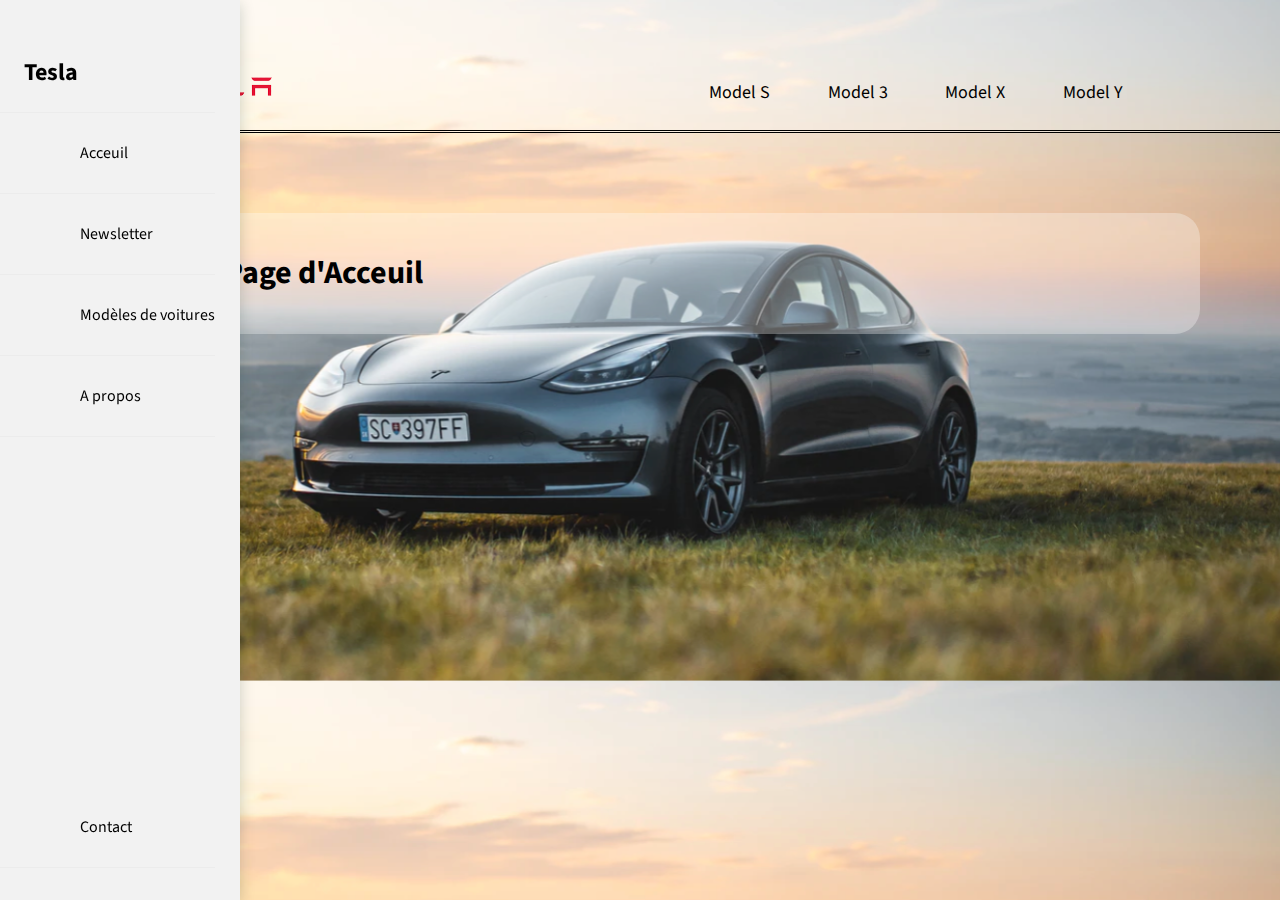
<file: Index.html>
<!DOCTYPE html>
<html lang="fr">

<head>
    <link rel="website icon" href="img/logo.png">
    <meta charset="UTF-8">
    <meta http-equiv="X-UA-Compatible" content="IE=edge">
    <meta name="viewport" content="width=device-width, initial-scale=1">
    <title>PROJET NSI</title>
    <link rel="stylesheet" href="style.css" />
    <link href="https://fonts.googleapis.com/css2?family=Source+Sans+Pro:wght@400;700&display=swap" rel="stylesheet">
    <link rel="stylesheet" href="https://cdnjs.cloudflare.com/ajax/libs/font-awesome/5.14.0/css/all.min.css"
        integrity="sha512-1PKOgIY59xJ8Co8+NE6FZ+LOAZKjy+KY8iq0G4B3CyeY6wYHN3yt9PW0XpSriVlkMXe40PTKnXrLnZ9+fkDaog=="
        crossorigin="anonymous" />

<body>
    <header>
        <nav>
            <div class="logo"><a href="index.html">
                    <img src="./img/logo (2).png" alt="Logo"></a>
            </div>
            <div class="liens">
                <ul>
                    <li><a href="modelS.html">Model S</a></li>
                    <li><a href="model3.html">Model 3</a></li>
                    <li><a href="modelX.html">Model X</a></li>
                    <li><a href="modelY.html">Model Y</a></li>
                </ul>
            </div>
        </nav>
    </header>
    <nav class="navbar">
        <ul class="navbar-menu">
            <li class="navbar-item logo">
                <a href="index.html" class="navbar-link">
                    <span class="navbar-title">Tesla</span>
                    <i class="fas fa-chevron-right navbar-icon"></i>
                </a>
            </li>
            <li class="navbar-item">
                <a href="index.html" class="navbar-link">
                    <i class="fas fa-home navbar-icon"></i>
                    <span class="navbar-title">Acceuil</span>
                </a>
            </li>
            <li class="navbar-item">
                <a href="formulaire.html" class="navbar-link">
                    <i class="fas fa-folder navbar-icon"></i>
                    <span class="navbar-title">Newsletter</span>
                </a>
            </li>
            <li class="navbar-item">
                <a href="voitures.html" class="navbar-link">
                    <i class="fas fa-bell navbar-icon"></i>
                    <span class="navbar-title">Modèles de voitures</span>
                </a>
            </li>
            <li class="navbar-item">
                <a href="apropos.html" class="navbar-link">
                    <i class="fas fa-user navbar-icon"></i>
                    <span class="navbar-title">A propos</span>
                </a>
            </li>
            <li class="navbar-item">
                <a href="#" class="navbar-link">
                    <i class="fas fa-phone navbar-icon"></i>
                    <span class="navbar-title">Contact</span>
                </a>
            </li>
        </ul>
    </nav>
    <main>
        <h1>Page d'Acceuil</h1>
        <p> 
        </p>

</body>

</html>
</file>
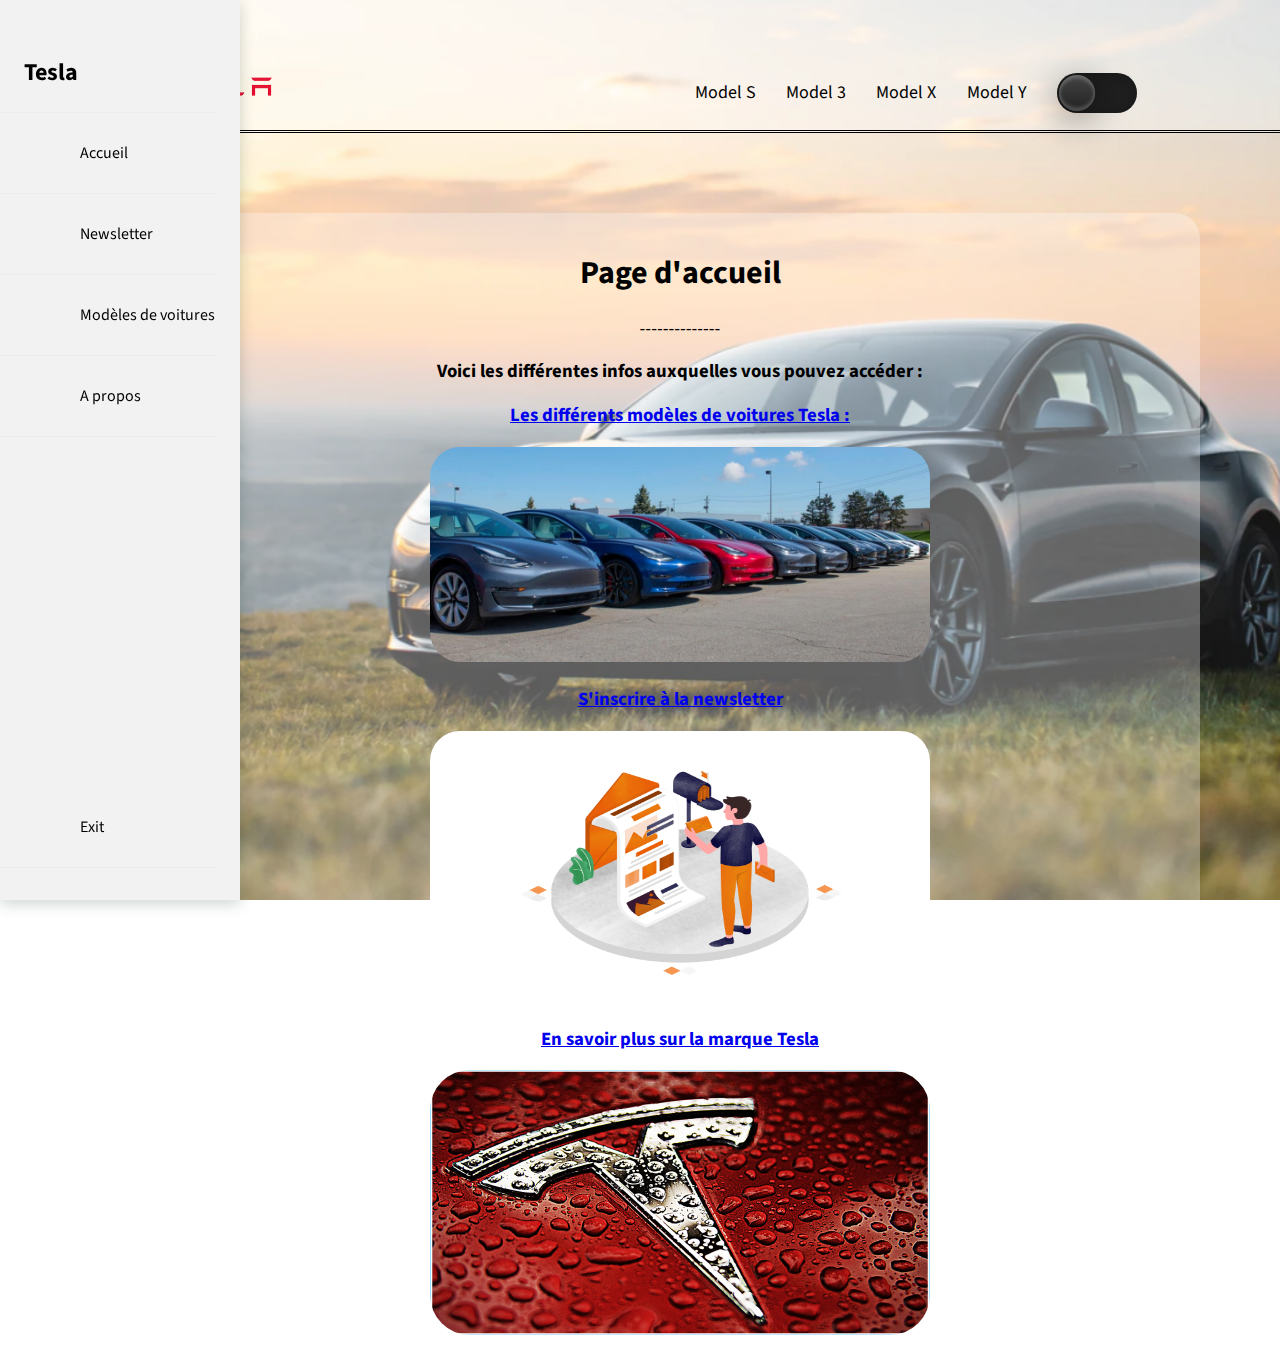
<file: docs/index.html>
<!DOCTYPE html>
<html lang="fr">

<head>
    <link rel="icon" href="./img/logo (2).png">
    <meta charset="UTF-8">
    <meta http-equiv="X-UA-Compatible" content="IE=edge">
    <meta name="viewport" content="width=device-width, initial-scale=1">
    <title>PROJET NSI</title>
    <link rel="stylesheet" href="style.css" />
    <link href="https://fonts.googleapis.com/css2?family=Source+Sans+Pro:wght@400;700&display=swap" rel="stylesheet">
    <link rel="stylesheet" href="https://cdnjs.cloudflare.com/ajax/libs/font-awesome/5.14.0/css/all.min.css"
        integrity="sha512-1PKOgIY59xJ8Co8+NE6FZ+LOAZKjy+KY8iq0G4B3CyeY6wYHN3yt9PW0XpSriVlkMXe40PTKnXrLnZ9+fkDaog=="
        crossorigin="anonymous" />


<body>
    <header id="nav">
        <nav>
            <div class="logo"><a href="index.html">
                    <img src="./img/logo (2).png" alt="Logo"></a>
            </div>
            <div class="liens">
                <ul id="texte">
                    <li><a href="modelS.html">Model S</a></li>
                    <li><a href="model3.html">Model 3</a></li>
                    <li><a href="modelX.html">Model X</a></li>
                    <li><a href="modelY.html">Model Y</a></li>
                    <div id="toggle">
                        <i class="indicator"></i>
                    </div>
                </ul>
            </div>
        </nav>
    </header>
    <nav id="leftbar" class="navbar">
        <ul class="navbar-menu">
            <li class="navbar-item logo">
                <a href="index.html" class="navbar-link">
                    <span class="navbar-title">Tesla</span>
                    <i class="fas fa-chevron-right navbar-icon"></i>
                </a>
            </li>
            <li class="navbar-item">
                <a href="index.html" class="navbar-link">
                    <i class="fas fa-home navbar-icon"></i>
                    <span class="navbar-title">Accueil</span>
                </a>
            </li>
            <li class="navbar-item">
                <a href="formulaire.html" class="navbar-link">
                    <i class="fas fa-bell navbar-icon"></i>
                    <span class="navbar-title">Newsletter</span>
                </a>
            </li>
            <li class="navbar-item">
                <a href="voitures.html" class="navbar-link">
                    <i class="fas fa-folder navbar-iconfas fa-bell navbar-icon"></i>
                    <span class="navbar-title">Modèles de voitures</span>
                </a>
            </li>
            <li class="navbar-item">
                <a href="apropos.html" class="navbar-link">
                    <i class="fas fa-user navbar-icon"></i>
                    <span class="navbar-title">A propos</span>
                </a>
            </li>
            <li class="navbar-item">
                <a href="https://www.google.fr" class="navbar-link">
                    <i class="fas fa-sign-out-alt navbar-icon"></i>
                    <span class="navbar-title">Exit</span>
                </a>
            </li>
        </ul>
    </nav>
    <main id="page">
        <script src="script.js"></script>
        <div style="text-align: center;">
            <h1>Page d'accueil</h1>
            <p>--------------</p>
            <h3>Voici les différentes infos auxquelles vous pouvez accéder : </h3>
            <h3><a href="voitures.html">Les différents modèles de voitures Tesla : </a><br></h3>
            <div class="zomm">
                <div class="image">
                    <a href="voitures.html"><img src="./img/teslas.jpg" alt="Voitures Tesla"
                            style="border-radius: 30px;"></a>
                </div>
            </div>
            <h3><a href="formulaire.html">S'inscrire à la newsletter</a></h3>
            <div class="zomm">
                <div class="image">
                    <a href="formulaire.html"><img src="./img/newsletter.jpg" alt="Newsletter"
                            style="border-radius: 30px;" height="270px"></a>
                </div>
            </div>
            <h3><a href="apropos.html">En savoir plus sur la marque Tesla</a></h3>
            <div class="zomm">
                <div class="image">
                    <a href="apropos.html"><img src="./img/logotesla1.jpg" alt="Logo Tesla" style="border-radius: 40px;"
                            height="265px"></a>
                </div>
            </div>
        </div>
    </main>
    <script>

    </script>
</body>
</html>
</file>
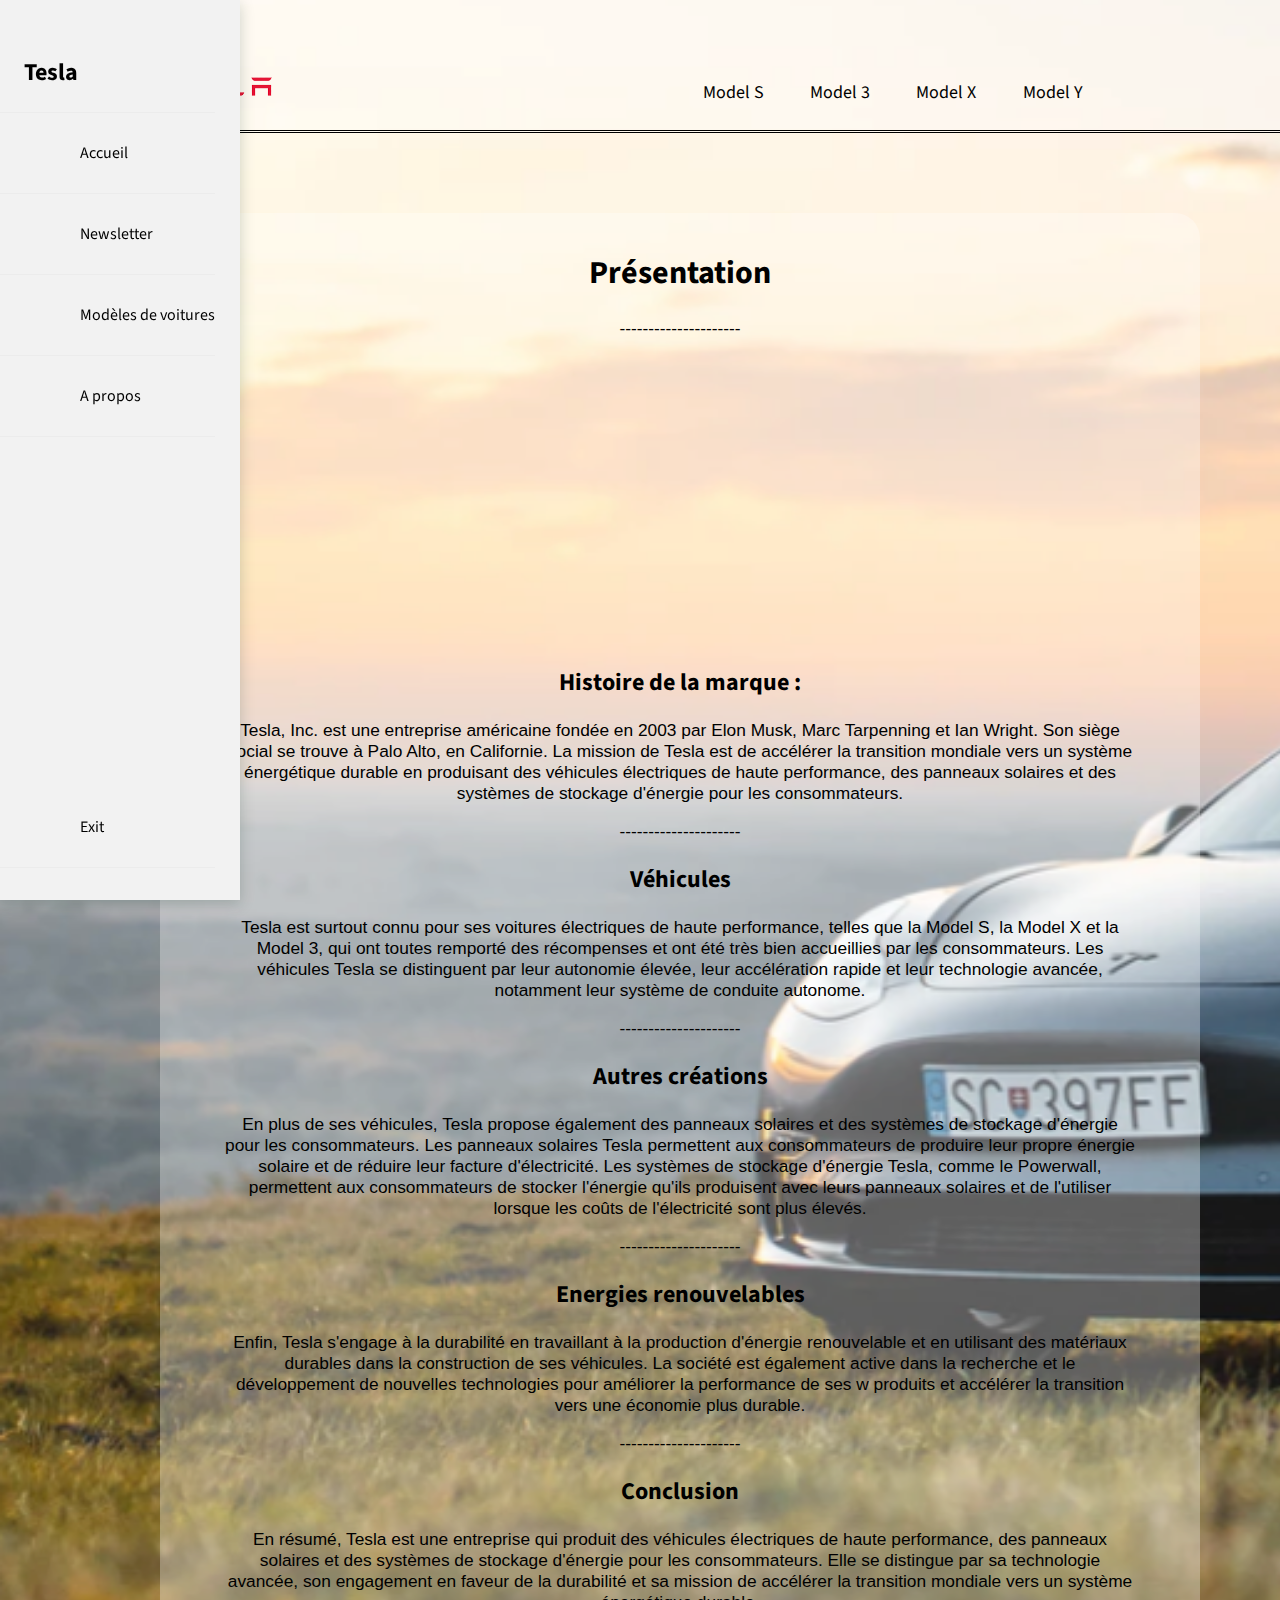
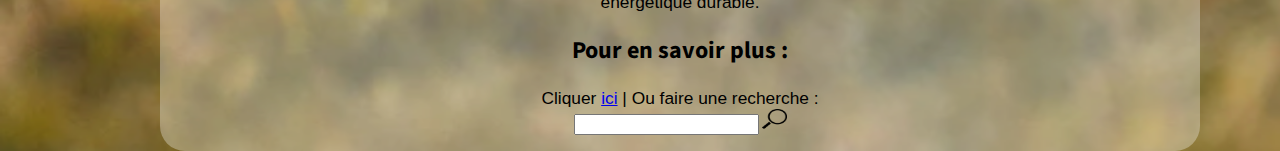
<file: apropos.html>
<!DOCTYPE html>
<html lang="fr">

<head>
    <link rel="icon" href="./img/logo (2).png">
    <meta charset="UTF-8">
    <meta http-equiv="X-UA-Compatible" content="IE=edge">
    <title>PROJET NSI</title>
    <link rel="stylesheet" href="style.css" />
    <link href="https://fonts.googleapis.com/css2?family=Source+Sans+Pro:wght@400;700&display=swap" rel="stylesheet">
    <link rel="stylesheet" href="https://cdnjs.cloudflare.com/ajax/libs/font-awesome/5.14.0/css/all.min.css"
        integrity="sha512-1PKOgIY59xJ8Co8+NE6FZ+LOAZKjy+KY8iq0G4B3CyeY6wYHN3yt9PW0XpSriVlkMXe40PTKnXrLnZ9+fkDaog=="
        crossorigin="anonymous" />

</head>

<body>
    <header id="nav">
        <nav>
            <div class="logo"><a href="index.html">
                    <img src="./img/logo (2).png" alt="Logo"></a>
            </div>
            <div class="liens">
                <ul>
                    <li><a href="modelS.html">Model S</a></li>
                    <li><a href="model3.html">Model 3</a></li>
                    <li><a href="modelX.html">Model X</a></li>
                    <li><a href="modelY.html">Model Y</a></li>
                    <div id="toggle">
                        <i class="indicator"></i>
                    </div>
                </ul>
            </div>
        </nav>
    </header>
    <nav id="leftbar" class="navbar">
        <ul class="navbar-menu">
            <li class="navbar-item logo">
                <a href="index.html" class="navbar-link">
                    <span class="navbar-title">Tesla</span>
                    <i class="fas fa-chevron-right navbar-icon"></i>
                </a>
            </li>
            <li class="navbar-item">
                <a href="index.html" class="navbar-link">
                    <i class="fas fa-home navbar-icon"></i>
                    <span class="navbar-title">Accueil</span>
                </a>
            </li>
            <li class="navbar-item">
                <a href="formulaire.html" class="navbar-link">
                    <i class="fas fa-bell navbar-icon"></i>
                    <span class="navbar-title">Newsletter</span>
                </a>
            </li>
            <li class="navbar-item">
                <a href="voitures.html" class="navbar-link">
                    <i class="fas fa-folder navbar-iconfas fa-bell navbar-icon"></i>
                    <span class="navbar-title">Modèles de voitures</span>
                </a>
            </li>
            <li class="navbar-item">
                <a href="apropos.html" class="navbar-link">
                    <i class="fas fa-user navbar-icon"></i>
                    <span class="navbar-title">A propos</span>
                </a>
            </li>
            <li class="navbar-item">
                <a href="https://www.google.fr" class="navbar-link">
                    <i class="fas fa-sign-out-alt navbar-icon"></i>
                    <span class="navbar-title">Exit</span>
                </a>
            </li>
        </ul>
    </nav>
    <main id="page">
        <script src="script.js"></script>
        <div style="text-align: center;">
            <h1>Présentation</h1>
            <p>---------------------</p>
            <iframe width="500" height="300" src="https://www.youtube.com/embed/TCADrrAr-PQ"
                title="YouTube video player" frameborder="0"
                allow="accelerometer; clipboard-write; encrypted-media; gyroscope; picture-in-picture; web-share"
                allowfullscreen></iframe>
            <h2>Histoire de la marque :</h2>
            <p>Tesla, Inc. est une entreprise américaine fondée en 2003 par Elon Musk, Marc Tarpenning et Ian Wright.
                Son siège social se trouve à Palo Alto, en Californie. La mission de Tesla est de accélérer la
                transition mondiale vers un système énergétique durable en produisant des véhicules électriques de haute
                performance, des panneaux solaires et des systèmes de stockage d'énergie pour les consommateurs.</p>
            <p>---------------------</p>
            <h2>Véhicules</h2>
            <p>Tesla est surtout connu pour ses voitures électriques de haute performance, telles que la Model S, la
                Model X et la Model 3, qui ont toutes remporté des récompenses et ont été très bien accueillies par les
                consommateurs. Les véhicules Tesla se distinguent par leur autonomie élevée, leur accélération rapide et
                leur technologie avancée, notamment leur système de conduite autonome.</p>
            <p>---------------------</p>
            <h2>Autres créations</h2>
            <p>En plus de ses véhicules, Tesla propose également des panneaux solaires et des systèmes de stockage
                d'énergie pour les consommateurs. Les panneaux solaires Tesla permettent aux consommateurs de produire
                leur propre énergie solaire et de réduire leur facture d'électricité. Les systèmes de stockage d'énergie
                Tesla, comme le Powerwall, permettent aux consommateurs de stocker l'énergie qu'ils produisent avec
                leurs panneaux solaires et de l'utiliser lorsque les coûts de l'électricité sont plus élevés.</p>
            <p>---------------------</p>
            <h2>Energies renouvelables</h2>
            <p>Enfin, Tesla s'engage à la durabilité en travaillant à la production d'énergie renouvelable et en
                utilisant des matériaux durables dans la construction de ses véhicules. La société est également active
                dans la recherche et le développement de nouvelles technologies pour améliorer la performance de ses
    w            produits et accélérer la transition vers une économie plus durable.</p>
            <p>---------------------</p>
            <h2>Conclusion</h2>
            <p>En résumé, Tesla est une entreprise qui produit des véhicules électriques de haute performance, des
                panneaux solaires et des systèmes de stockage d'énergie pour les consommateurs. Elle se distingue par sa
                technologie avancée, son engagement en faveur de la durabilité et sa mission de accélérer la transition
                mondiale vers un système énergétique durable.</p>
            <h2>Pour en savoir plus : </h2>
            <p>Cliquer <a href="http://tesla.com" target="_blank">ici</a> | Ou faire une recherche : </p>
            <input type="text" id="boitederecherche">
            <input type="image" id="image" alt="Login" src="./img/search.png" width="25px" height="20px"
                onclick="recherchegoogle()">
            </div>
    </main>
    <script>
        function recherchegoogle() {
            let recherche = document.getElementById("boitederecherche").value;
            window.open("https://www.google.com/search?q=" + recherche);
        }
    </script>
</body>

</html>
</file>
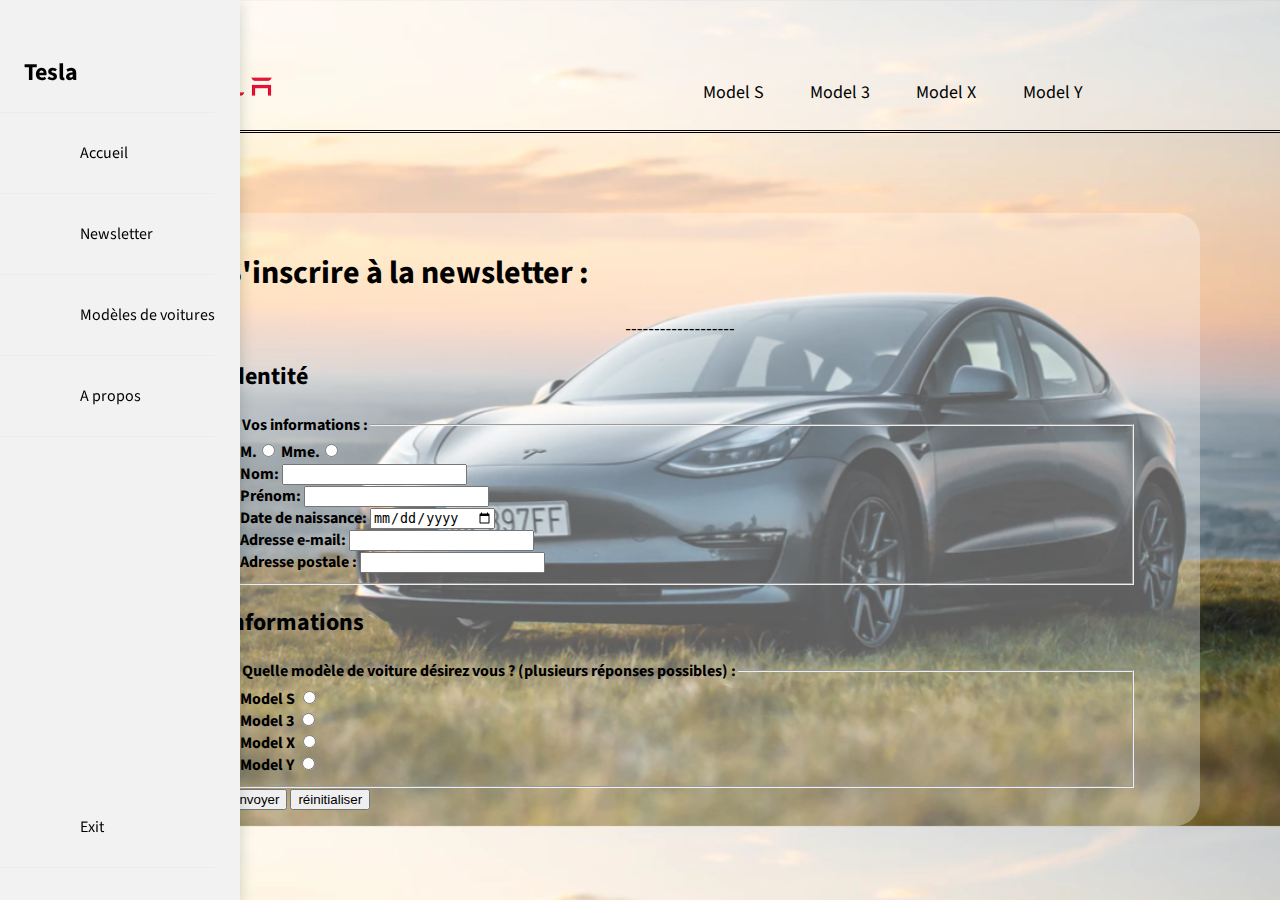
<file: formulaire.html>
<!DOCTYPE html>
<html lang="fr">

<head>
    <link rel="icon" href="./img/logo (2).png">
    <meta charset="UTF-8">
    <meta http-equiv="X-UA-Compatible" content="IE=edge">
    <meta name="viewport" content="width=device-width, initial-scale=1">
    <title>PROJET NSI</title>
    <link rel="stylesheet" href="style.css" />
    <link href="https://fonts.googleapis.com/css2?family=Source+Sans+Pro:wght@400;700&display=swap" rel="stylesheet">
    <link rel="stylesheet" href="https://cdnjs.cloudflare.com/ajax/libs/font-awesome/5.14.0/css/all.min.css"
        integrity="sha512-1PKOgIY59xJ8Co8+NE6FZ+LOAZKjy+KY8iq0G4B3CyeY6wYHN3yt9PW0XpSriVlkMXe40PTKnXrLnZ9+fkDaog=="
        crossorigin="anonymous" />

<body>
    <header id="nav">
        <nav>
            <div class="logo"><a href="index.html">
                    <img src="./img/logo (2).png" alt="Logo"></a>
            </div>
            <div class="liens">
                <ul>
                    <li><a href="modelS.html">Model S</a></li>
                    <li><a href="model3.html">Model 3</a></li>
                    <li><a href="modelX.html">Model X</a></li>
                    <li><a href="modelY.html">Model Y</a></li>
                    <div id="toggle">
                        <i class="indicator"></i>
                    </div>
                </ul>
            </div>
        </nav>
    </header>
    <nav id="leftbar" class="navbar">
        <ul class="navbar-menu">
            <li class="navbar-item logo">
                <a href="index.html" class="navbar-link">
                    <span class="navbar-title">Tesla</span>
                    <i class="fas fa-chevron-right navbar-icon"></i>
                </a>
            </li>
            <li class="navbar-item">
                <a href="index.html" class="navbar-link">
                    <i class="fas fa-home navbar-icon"></i>
                    <span class="navbar-title">Accueil</span>
                </a>
            </li>
            <li class="navbar-item">
                <a href="formulaire.html" class="navbar-link">
                    <i class="fas fa-bell navbar-icon"></i>
                    <span class="navbar-title">Newsletter</span>
                </a>
            </li>
            <li class="navbar-item">
                <a href="voitures.html" class="navbar-link">
                    <i class="fas fa-folder navbar-iconfas fa-bell navbar-icon"></i>
                    <span class="navbar-title">Modèles de voitures</span>
                </a>
            </li>
            <li class="navbar-item">
                <a href="apropos.html" class="navbar-link">
                    <i class="fas fa-user navbar-icon"></i>
                    <span class="navbar-title">A propos</span>
                </a>
            </li>
            <li class="navbar-item">
                <a href="https://www.google.fr" class="navbar-link">
                    <i class="fas fa-sign-out-alt navbar-icon"></i>
                    <span class="navbar-title">Exit</span>
                </a>
            </li>
        </ul>
    </nav>
    <main id="page">
        <script src="script.js"></script>
        <h1>S'inscrire à la newsletter :</h1>
        <p>-------------------</p>
        <form action="./resultat.html" method="get" id="formulaireContact" class="fomulaireContact">
					<div id="identité">
						<strong><h2>Identité</h2>
						<fieldset>
						<legend>Vos informations : </legend>
						<label for="Monsieur" class="shortLabel">M.</label><input type="radio" name="sexe" id="Monsieur" value="Monsieur" required> 
						<label for="Madame" class="shortLabel">Mme.</label><input type="radio" name="sexe" id="Madame" value="Madame" required><br>
						<label for="nom" class="shortLabel">Nom: </label>
						<input type="text" name="nom" id="nom" required> <br>
						<label for="prenom" class="shortLabel">Prénom: </label>
						<input type="text" name="prenom" id="prenom" required> <br>
						<label for="datenaissance" class="shortLabel">Date de naissance: </label>
						<input type="date" name="datenaissance" id="datenaissance" required> <br>
						<label for="adressemail" class="shortLabel">Adresse e-mail: </label>
						<input type="email" name="adressemail" id="adressemail" required> <br>
                        <label for="adressepostale" class="shortLabel">Adresse postale :</label>
                        <input type="text" name="adressepostale" id="adressepostale" required> 
            </fieldset>
					</div>
						<h2>Informations</h2>
					<div id="infos">
						<fieldset>
						<legend>Quelle modèle de voiture désirez vous ? (plusieurs réponses possibles) :</legend>
						<label for="models" class="shortLabel">Model S</label>
                        <input type="radio" name="models" id="models"><br>
                        <label for="model3" class="shortLabel">Model 3</label>
                        <input type="radio" name="model3" id="model3"><br>
                        <label for="modelX" class="shortLabel">Model X</label>
                        <input type="radio" name="modelx" id="modelx"><br>
                        <label for="modely" class="shortLabel">Model Y</label>
                        <input type="radio" name="modely" id="modely">
					</div>
                        <input type="submit" id="envoyer" name="envoyer" value="envoyer">
						<input type="reset" id="reinitialiser" name="reinitialiser" value="réinitialiser">
					</div>
				</form></strong>
            </main>
</body>

</html>
</file>
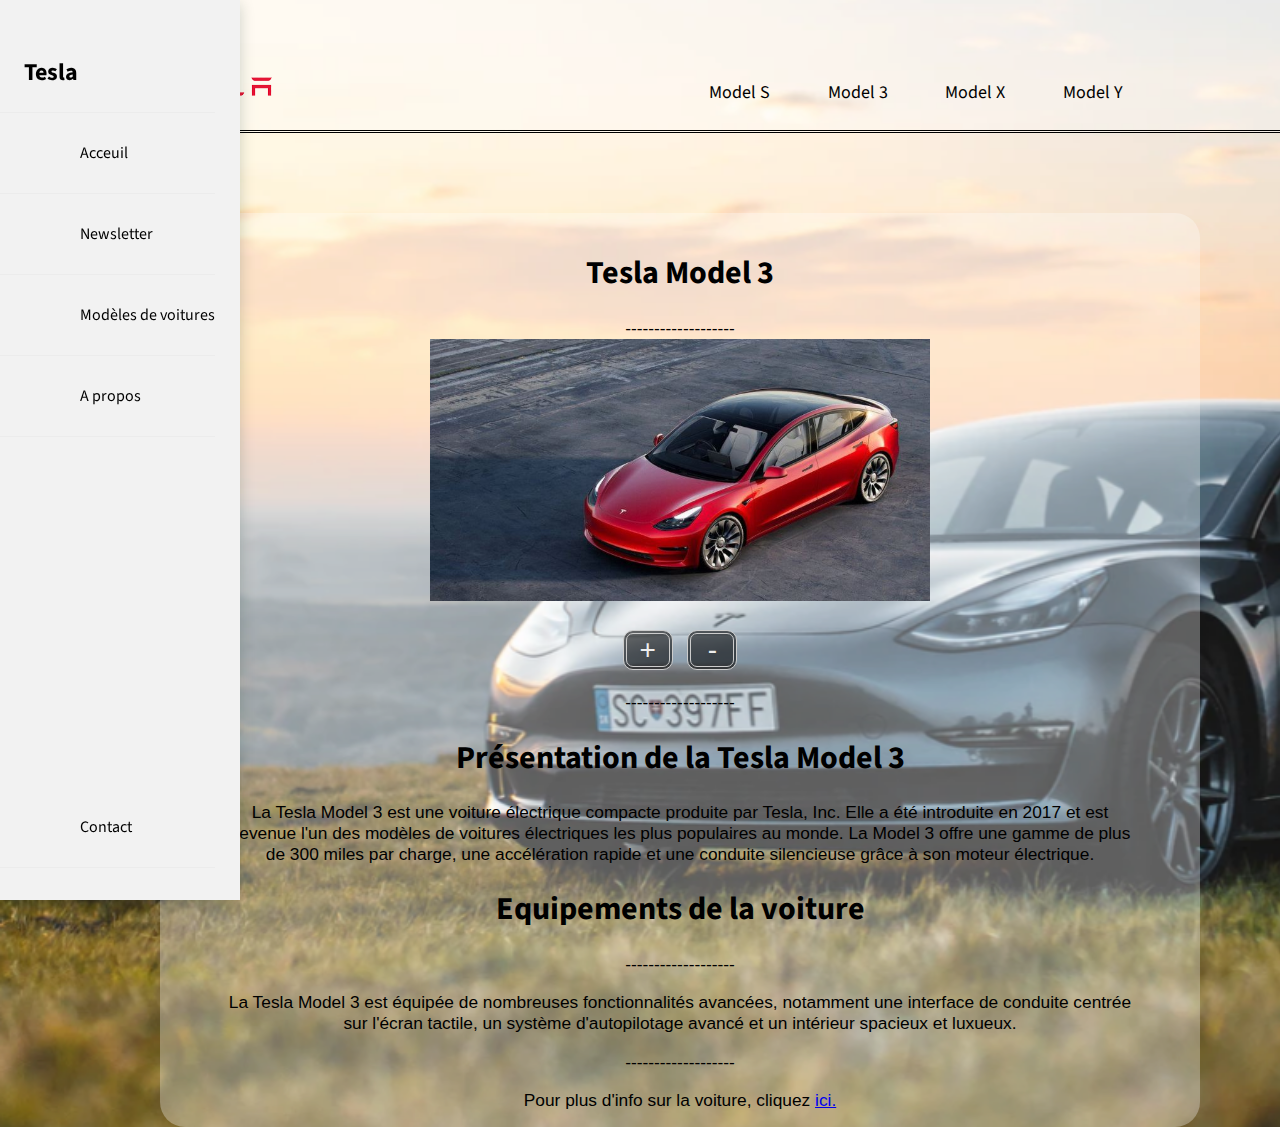
<file: model3.html>
<!DOCTYPE html>
<html lang="fr">

<head>
    <link rel="website icon" href="img/logo.png">
    <meta charset="UTF-8">
    <meta http-equiv="X-UA-Compatible" content="IE=edge">
    <title>PROJET NSI</title>
    <link rel="stylesheet" href="style.css" />
    <link href="https://fonts.googleapis.com/css2?family=Source+Sans+Pro:wght@400;700&display=swap" rel="stylesheet">
    <link rel="stylesheet" href="https://cdnjs.cloudflare.com/ajax/libs/font-awesome/5.14.0/css/all.min.css"
        integrity="sha512-1PKOgIY59xJ8Co8+NE6FZ+LOAZKjy+KY8iq0G4B3CyeY6wYHN3yt9PW0XpSriVlkMXe40PTKnXrLnZ9+fkDaog=="
        crossorigin="anonymous" />
</head>

<body>
    <header>
        <nav>
            <div class="logo"><a href="index.html">
                    <img src="./img/logo (2).png" alt="Logo"></a>
            </div>
            <div class="liens">
                <ul>
                    <li><a href="modelS.html">Model S</a></li>
                    <li><a href="model3.html">Model 3</a></li>
                    <li><a href="modelX.html">Model X</a></li>
                    <li><a href="modelY.html">Model Y</a></li>
                </ul>
            </div>
        </nav>
    </header>
    <nav class="navbar">
        <ul class="navbar-menu">
            <li class="navbar-item logo">
                <a href="index.html" class="navbar-link">
                    <span class="navbar-title">Tesla</span>
                    <i class="fas fa-chevron-right navbar-icon"></i>
                </a>
            </li>
            <li class="navbar-item">
                <a href="index.html" class="navbar-link">
                    <i class="fas fa-home navbar-icon"></i>
                    <span class="navbar-title">Acceuil</span>
                </a>
            </li>
            <li class="navbar-item">
                <a href="formulaire.html" class="navbar-link">
                    <i class="fas fa-folder navbar-icon"></i>
                    <span class="navbar-title">Newsletter</span>
                </a>
            </li>
            <li class="navbar-item">
                <a href="voitures.html" class="navbar-link">
                    <i class="fas fa-bell navbar-icon"></i>
                    <span class="navbar-title">Modèles de voitures</span>
                </a>
            </li>
            <li class="navbar-item">
                <a href="apropos.html" class="navbar-link">
                    <i class="fas fa-user navbar-icon"></i>
                    <span class="navbar-title">A propos</span>
                </a>
            </li>
            <li class="navbar-item">
                <a href="#" class="navbar-link">
                    <i class="fas fa-phone navbar-icon"></i>
                    <span class="navbar-title">Contact</span>
                </a>
            </li>
        </ul>
    </nav>
    <main>
        <center>
        <h1>Tesla Model 3</h1>
        <p>-------------------</p>
        <img width="500px" src="./img/teslamodel3.jpg" id="teslamodels">
        <p>
            <button type="button" onclick="agrandir()">+ </button>
            <button type="button" onclick="diminuer()">- </button>
          </p>
        <p>-------------------</p>
        <h1>Présentation de la Tesla Model 3</h1>
        <p>La Tesla Model 3 est une voiture électrique compacte produite par Tesla, Inc. Elle a été introduite en 2017 et est devenue l'un des modèles de voitures électriques les plus populaires au monde. La Model 3 offre une gamme de plus de 300 miles par charge, une accélération rapide et une conduite silencieuse grâce à son moteur électrique.</p>
        <h1>Equipements de la voiture</h1>
        <p>-------------------</p>
        <p>La Tesla Model 3 est équipée de nombreuses fonctionnalités avancées, notamment une interface de conduite centrée sur l'écran tactile, un système d'autopilotage avancé et un intérieur spacieux et luxueux.</p>
        <p>-------------------</p>
        <p>Pour plus d'info sur la voiture, cliquez <a href="https://www.tesla.com/model3">ici.</a></p>
        </center>
    </main>
</body>
<script type="text/javascript">
    function agrandir() {
        var teslamodels = document.getElementById("teslamodels");
        var width = teslamodels.clientWidth;
        if (width == 600) {
            alert("Vous avez atteint le niveau de zoom maximal.");
        } else {
            teslamodels.style.width = (width + 20) + "px";
        }
    }
    
    function diminuer() {
        var teslamodels = document.getElementById("teslamodels");
        var width = teslamodels.clientWidth;
        if (width == 40) {
            alert("Vous avez atteint le niveau de zoom minimal.");
        } else {
            teslamodels.style.width = (width - 20) + "px";
        }
    }
    </script>
</html>
</file>
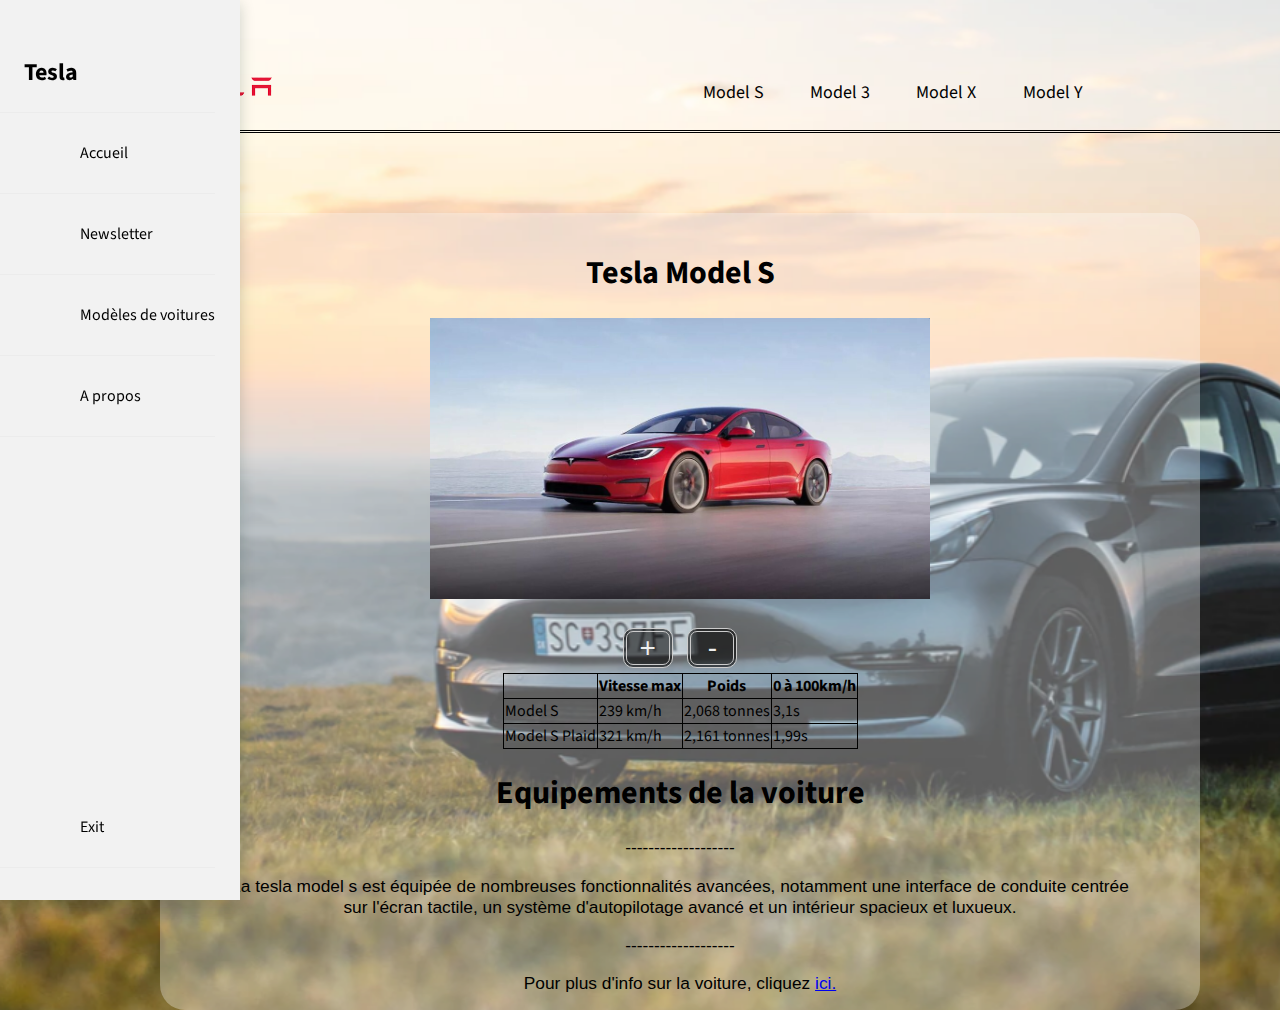
<file: modelS.html>
<!DOCTYPE html>
<html lang="fr">

<head>
    <link rel="icon" href="./img/logo (2).png">
    <meta charset="UTF-8">
    <meta http-equiv="X-UA-Compatible" content="IE=edge">
    <title>PROJET NSI</title>
    <link rel="stylesheet" href="style.css" />
    <link href="https://fonts.googleapis.com/css2?family=Source+Sans+Pro:wght@400;700&display=swap" rel="stylesheet">
    <link rel="stylesheet" href="https://cdnjs.cloudflare.com/ajax/libs/font-awesome/5.14.0/css/all.min.css"
        integrity="sha512-1PKOgIY59xJ8Co8+NE6FZ+LOAZKjy+KY8iq0G4B3CyeY6wYHN3yt9PW0XpSriVlkMXe40PTKnXrLnZ9+fkDaog=="
        crossorigin="anonymous" />
</head>

<body>
    <header id="nav">
        <nav >
            <div class="logo"><a href="index.html">
                    <img src="./img/logo (2).png" alt="Logo"></a>
            </div>
            <div  class="liens">
                <ul id="texte">
                    <li><a href="modelS.html">Model S</a></li>
                    <li><a href="model3.html">Model 3</a></li>
                    <li><a href="modelX.html">Model X</a></li>
                    <li><a href="modelY.html">Model Y</a></li>
                    <div id="toggle">
                        <i class="indicator"></i>
                    </div>


                </ul>
            </div>
        </nav>
    </header>
    <nav id="leftbar" class="navbar">
        <ul class="navbar-menu">
            <li class="navbar-item logo">
                <a href="index.html" class="navbar-link">
                    <span class="navbar-title">Tesla</span>
                    <i class="fas fa-chevron-right navbar-icon"></i>
                </a>
            </li>
            <li class="navbar-item">
                <a href="index.html" class="navbar-link">
                    <i class="fas fa-home navbar-icon"></i>
                    <span class="navbar-title">Accueil</span>
                </a>
            </li>
            <li class="navbar-item">
                <a href="formulaire.html" class="navbar-link">
                    <i class="fas fa-bell navbar-icon"></i>
                    <span class="navbar-title">Newsletter</span>
                </a>
            </li>
            <li class="navbar-item">
                <a href="voitures.html" class="navbar-link">
                    <i class="fas fa-folder navbar-icon"></i>
                    <span class="navbar-title">Modèles de voitures</span>
                </a>
            </li>
            <li class="navbar-item">
                <a href="apropos.html" class="navbar-link">
                    <i class="fas fa-user navbar-icon"></i>
                    <span class="navbar-title">A propos</span>
                </a>
            </li>
            <li class="navbar-item">
                <a href="https://www.google.fr" class="navbar-link">
                    <i class="fas fa-sign-out-alt navbar-icon"></i>
                    <span class="navbar-title">Exit</span>
                </a>
            </li>
        </ul>
    </nav>
    <main id="page">
        <script src="script.js"></script>
        <center>
        <h1>Tesla Model S</h1>
        <img width="500px" src="./img/teslamodels.jpg" id="teslamodels">
        <p>
            <button type="button" onclick="agrandir()">+ </button>
            <button type="button" onclick="diminuer()">- </button>
          </p>
        <table>
            <tr>
                <th></th> <th>Vitesse max</th> <th>Poids</th> <th>0 à 100km/h</th>
            </tr>
            <tr>
                <td>Model S</td> <td>239 km/h</td> <td>2,068 tonnes</td> <td>3,1s</td>
            <tr>
                <td>Model S Plaid</td> <td>321 km/h</td> <td>2,161 tonnes</td> <td>1,99s</td>
            </tr>
        </table>
        <h1>Equipements de la voiture</h1>
        <p>-------------------</p>
        <p>La tesla model s est équipée de nombreuses fonctionnalités avancées, notamment une interface de conduite centrée sur l'écran tactile, un système d'autopilotage avancé et un intérieur spacieux et luxueux.</p>
        <p>-------------------</p>
        <p>Pour plus d'info sur la voiture, cliquez <a href="https://www.tesla.com/models" target="_blank">ici.</a></p>
        </center>
    </main>
</body>
<script type="text/javascript">
function agrandir() {
    var teslamodels = document.getElementById("teslamodels");
    var width = teslamodels.clientWidth;
    if (width == 600) {
        alert("Vous avez atteint le niveau de zoom maximal.");
    } else {
        teslamodels.style.width = (width + 20) + "px";
    }
}

function diminuer() {
    var teslamodels = document.getElementById("teslamodels");
    var width = teslamodels.clientWidth;
    if (width == 40) {
        alert("Vous avez atteint le niveau de zoom minimal.");
    } else {
        teslamodels.style.width = (width - 20) + "px";
    }
}
</script>
</html>
</file>
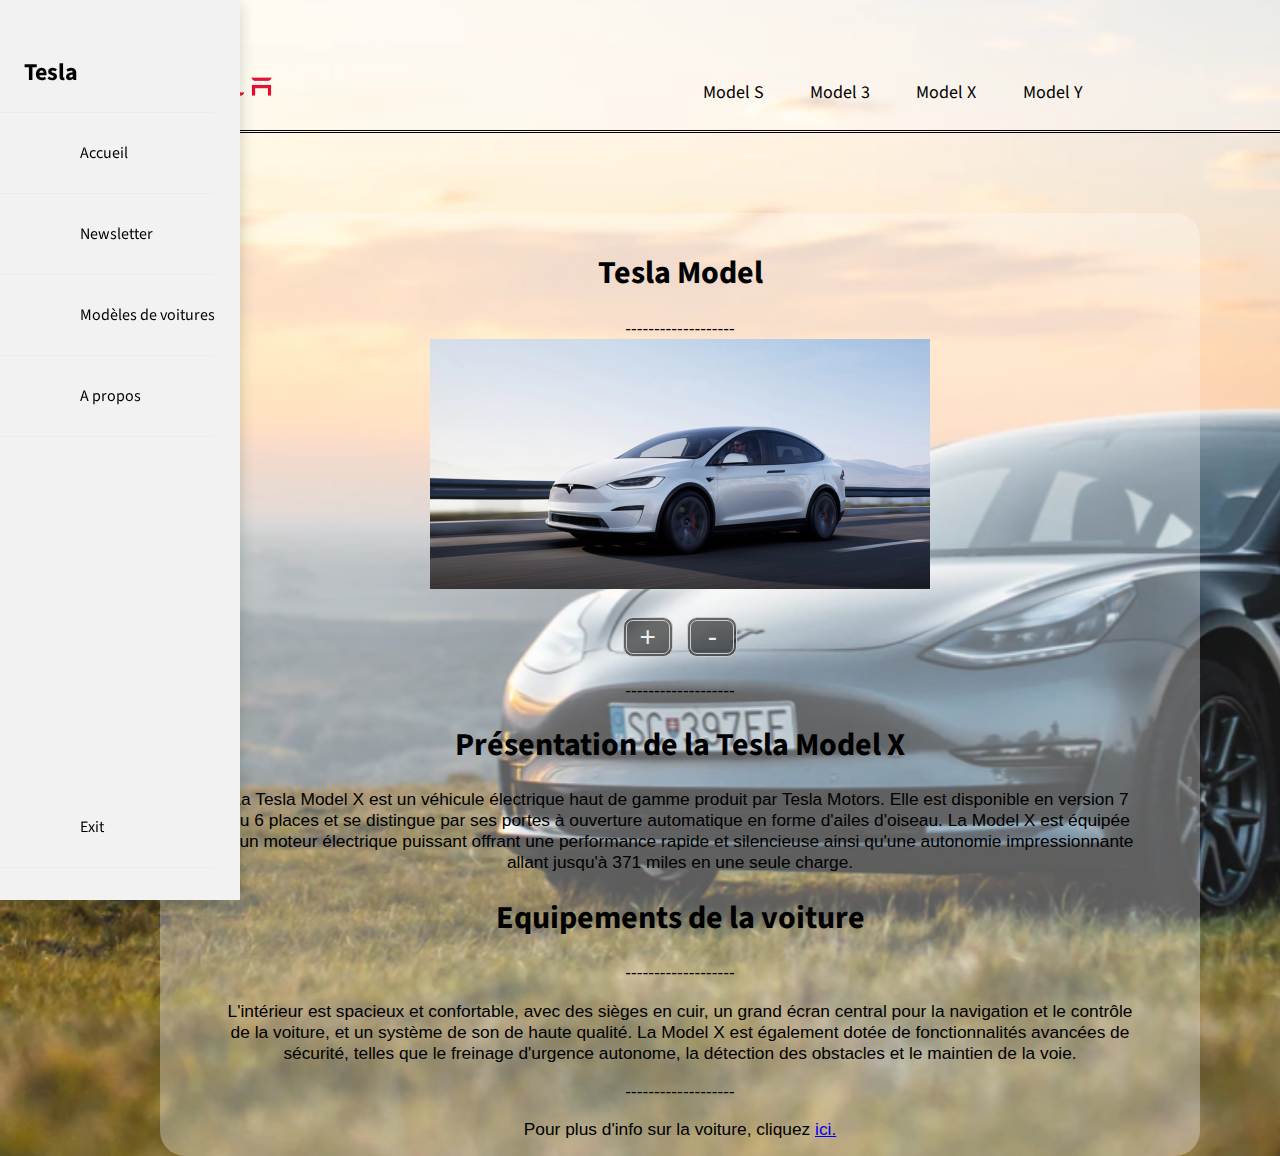
<file: modelX.html>
<!DOCTYPE html>
<html lang="fr">

<head>
    <link rel="icon" href="./img/logo (2).png">
    <meta charset="UTF-8">
    <meta http-equiv="X-UA-Compatible" content="IE=edge">
    <title>PROJET NSI</title>
    <link rel="stylesheet" href="style.css" />
    <link href="https://fonts.googleapis.com/css2?family=Source+Sans+Pro:wght@400;700&display=swap" rel="stylesheet">
    <link rel="stylesheet" href="https://cdnjs.cloudflare.com/ajax/libs/font-awesome/5.14.0/css/all.min.css"
        integrity="sha512-1PKOgIY59xJ8Co8+NE6FZ+LOAZKjy+KY8iq0G4B3CyeY6wYHN3yt9PW0XpSriVlkMXe40PTKnXrLnZ9+fkDaog=="
        crossorigin="anonymous" />
</head>

<body>
    <header id="nav">
        <nav >
            <div class="logo"><a href="index.html">
                    <img src="./img/logo (2).png" alt="Logo"></a>
            </div>
            <div  class="liens">
                <ul id="texte">
                    <li><a href="modelS.html">Model S</a></li>
                    <li><a href="model3.html">Model 3</a></li>
                    <li><a href="modelX.html">Model X</a></li>
                    <li><a href="modelY.html">Model Y</a></li>
                    <div id="toggle">
                        <i class="indicator"></i>
                    </div>


                </ul>
            </div>
        </nav>
    </header>
    <nav id="leftbar" class="navbar">
        <ul class="navbar-menu">
            <li class="navbar-item logo">
                <a href="index.html" class="navbar-link">
                    <span class="navbar-title">Tesla</span>
                    <i class="fas fa-chevron-right navbar-icon"></i>
                </a>
            </li>
            <li class="navbar-item">
                <a href="index.html" class="navbar-link">
                    <i class="fas fa-home navbar-icon"></i>
                    <span class="navbar-title">Accueil</span>
                </a>
            </li>
            <li class="navbar-item">
                <a href="formulaire.html" class="navbar-link">
                    <i class="fas fa-bell navbar-icon"></i>
                    <span class="navbar-title">Newsletter</span>
                </a>
            </li>
            <li class="navbar-item">
                <a href="voitures.html" class="navbar-link">
                    <i class="fas fa-folder navbar-iconfas fa-bell navbar-icon"></i>
                    <span class="navbar-title">Modèles de voitures</span>
                </a>
            </li>
            <li class="navbar-item">
                <a href="apropos.html" class="navbar-link">
                    <i class="fas fa-user navbar-icon"></i>
                    <span class="navbar-title">A propos</span>
                </a>
            </li>
            <li class="navbar-item">
                <a href="https://www.google.fr" class="navbar-link">
                    <i class="fas fa-sign-out-alt navbar-icon"></i>
                    <span class="navbar-title">Exit</span>
                </a>
            </li>
        </ul>
    </nav>
    <main id="page">
        <script src="script.js"></script>
        <center>
        <h1>Tesla Model </h1>
        <p>-------------------</p>
        <img width="500px" src="./img/teslamodelx.jpg" id="teslamodelx">
        <p>
            <button type="button" onclick="agrandir()">+ </button>
            <button type="button" onclick="diminuer()">- </button>
          </p>
        <p>-------------------</p>
        <h1>Présentation de la Tesla Model X</h1>
        <p>La Tesla Model X est un véhicule électrique haut de gamme produit par Tesla Motors. Elle est disponible en version 7 ou 6 places et se distingue par ses portes à ouverture automatique en forme d'ailes d'oiseau. La Model X est équipée d'un moteur électrique puissant offrant une performance rapide et silencieuse ainsi qu'une autonomie impressionnante allant jusqu'à 371 miles en une seule charge.</p>
        <h1>Equipements de la voiture</h1>
        <p>-------------------</p>
        <p>L'intérieur est spacieux et confortable, avec des sièges en cuir, un grand écran central pour la navigation et le contrôle de la voiture, et un système de son de haute qualité. La Model X est également dotée de fonctionnalités avancées de sécurité, telles que le freinage d'urgence autonome, la détection des obstacles et le maintien de la voie.</p>
        <p>-------------------</p>
        <p>Pour plus d'info sur la voiture, cliquez <a href="https://www.tesla.com/modelx" target="_blank">ici.</a></p>
        </center>
    </main>
</body>
<script type="text/javascript">
    function agrandir() {
        var teslamodelx = document.getElementById("teslamodelx");
        var width = teslamodelx.clientWidth;
        if (width == 600) {
            alert("Vous avez atteint le niveau de zoom maximal.");
        } else {
            teslamodelx.style.width = (width + 20) + "px";
        }
    }
    
    function diminuer() {
        var teslamodelx = document.getElementById("teslamodelx");
        var width = teslamodelx.clientWidth;
        if (width == 40) {
            alert("Vous avez atteint le niveau de zoom minimal.");
        } else {
            teslamodelx.style.width = (width - 20) + "px";
        }
    }
    </script>
</html>
</file>
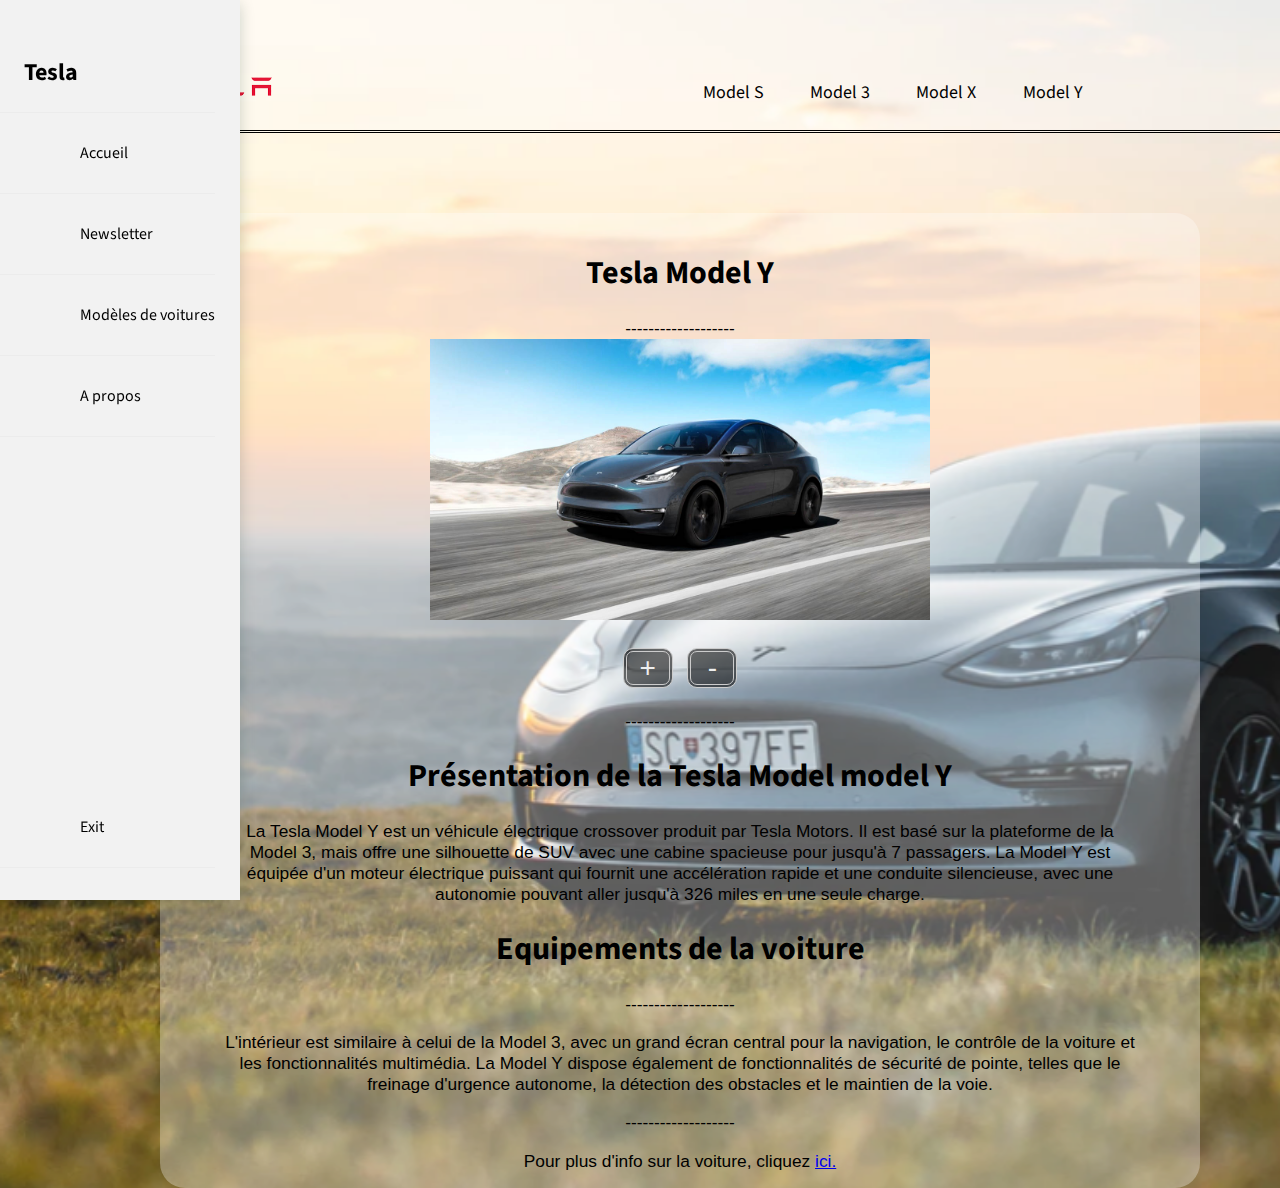
<file: modelY.html>
<!DOCTYPE html>
<html lang="fr">

<head>
    <link rel="icon" href="./img/logo (2).png">
    <meta charset="UTF-8">
    <meta http-equiv="X-UA-Compatible" content="IE=edge">
    <title>PROJET NSI</title>
    <link rel="stylesheet" href="style.css" />
    <link href="https://fonts.googleapis.com/css2?family=Source+Sans+Pro:wght@400;700&display=swap" rel="stylesheet">
    <link rel="stylesheet" href="https://cdnjs.cloudflare.com/ajax/libs/font-awesome/5.14.0/css/all.min.css"
        integrity="sha512-1PKOgIY59xJ8Co8+NE6FZ+LOAZKjy+KY8iq0G4B3CyeY6wYHN3yt9PW0XpSriVlkMXe40PTKnXrLnZ9+fkDaog=="
        crossorigin="anonymous" />
</head>

<body>
    <header id="nav">
        <nav >
            <div class="logo"><a href="index.html">
                    <img src="./img/logo (2).png" alt="Logo"></a>
            </div>
            <div  class="liens">
                <ul id="texte">
                    <li><a href="modelS.html">Model S</a></li>
                    <li><a href="model3.html">Model 3</a></li>
                    <li><a href="modelX.html">Model X</a></li>
                    <li><a href="modelY.html">Model Y</a></li>
                    <div id="toggle">
                        <i class="indicator"></i>
                    </div>


                </ul>
            </div>
        </nav>
    </header>
    <nav id="leftbar" class="navbar">
        <ul class="navbar-menu">
            <li class="navbar-item logo">
                <a href="index.html" class="navbar-link">
                    <span class="navbar-title">Tesla</span>
                    <i class="fas fa-chevron-right navbar-icon"></i>
                </a>
            </li>
            <li class="navbar-item">
                <a href="index.html" class="navbar-link">
                    <i class="fas fa-home navbar-icon"></i>
                    <span class="navbar-title">Accueil</span>
                </a>
            </li>
            <li class="navbar-item">
                <a href="formulaire.html" class="navbar-link">
                    <i class="fas fa-bell navbar-icon"></i>
                    <span class="navbar-title">Newsletter</span>
                </a>
            </li>
            <li class="navbar-item">
                <a href="voitures.html" class="navbar-link">
                    <i class="fas fa-folder navbar-iconfas fa-bell navbar-icon"></i>
                    <span class="navbar-title">Modèles de voitures</span>
                </a>
            </li>
            <li class="navbar-item">
                <a href="apropos.html" class="navbar-link">
                    <i class="fas fa-user navbar-icon"></i>
                    <span class="navbar-title">A propos</span>
                </a>
            </li>
            <li class="navbar-item">
                <a href="https://www.google.fr" class="navbar-link">
                    <i class="fas fa-sign-out-alt navbar-icon"></i>
                    <span class="navbar-title">Exit</span>
                </a>
            </li>
        </ul>
    </nav>
    <main id="page">
        <script src="script.js"></script>
        <center>
        <h1>Tesla Model Y</h1>
        <p>-------------------</p>
        <img width="500px" src="./img/teslamodely.jpg" id="teslamodely">
        <p>
            <button type="button" onclick="agrandir()">+ </button>
            <button type="button" onclick="diminuer()">- </button>
          </p>
        <p>-------------------</p>
        <h1>Présentation de la Tesla Model model Y</h1>
        <p>La Tesla Model Y est un véhicule électrique crossover produit par Tesla Motors. Il est basé sur la plateforme de la Model 3, mais offre une silhouette de SUV avec une cabine spacieuse pour jusqu'à 7 passagers. La Model Y est équipée d'un moteur électrique puissant qui fournit une accélération rapide et une conduite silencieuse, avec une autonomie pouvant aller jusqu'à 326 miles en une seule charge.</p>
        <h1>Equipements de la voiture</h1>
        <p>-------------------</p>
        <p>L'intérieur est similaire à celui de la Model 3, avec un grand écran central pour la navigation, le contrôle de la voiture et les fonctionnalités multimédia. La Model Y dispose également de fonctionnalités de sécurité de pointe, telles que le freinage d'urgence autonome, la détection des obstacles et le maintien de la voie.</p>
        <p>-------------------</p>
        <p>Pour plus d'info sur la voiture, cliquez <a href="https://www.tesla.com/modelY" target="_blank">ici.</a></p>
        </center>
    </main>
</body>
<script type="text/javascript">
    function agrandir() {
        var teslamodely = document.getElementById("teslamodely");
        var width = teslamodely.clientWidth;
        if (width == 600) {
            alert("Vous avez atteint le niveau de zoom maximal.");
        } else {
            teslamodely.style.width = (width + 20) + "px";
        }
    }
    
    function diminuer() {
        var teslamodely = document.getElementById("teslamodely");
        var width = teslamodely.clientWidth;
        if (width == 40) {
            alert("Vous avez atteint le niveau de zoom minimal.");
        } else {
            teslamodely.style.width = (width - 20) + "px";
        }
    }
    </script>
</html>
</file>
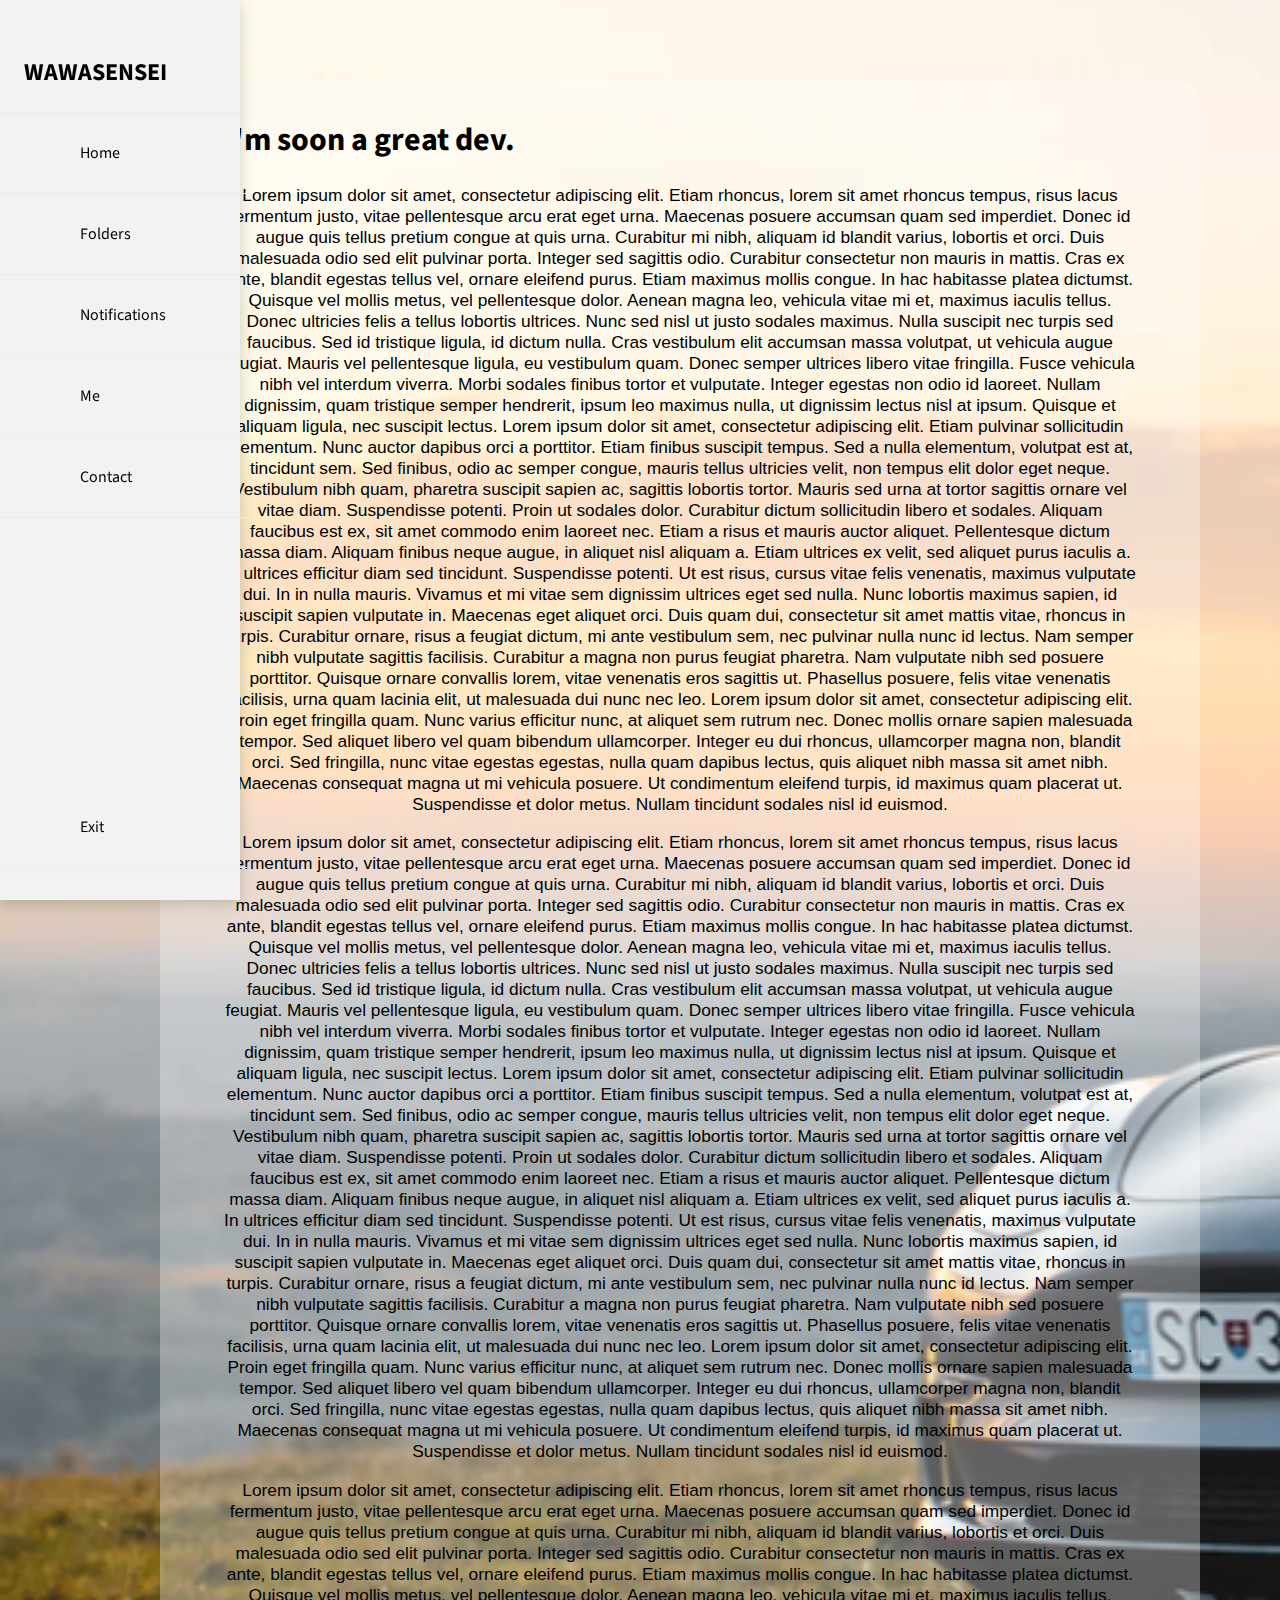
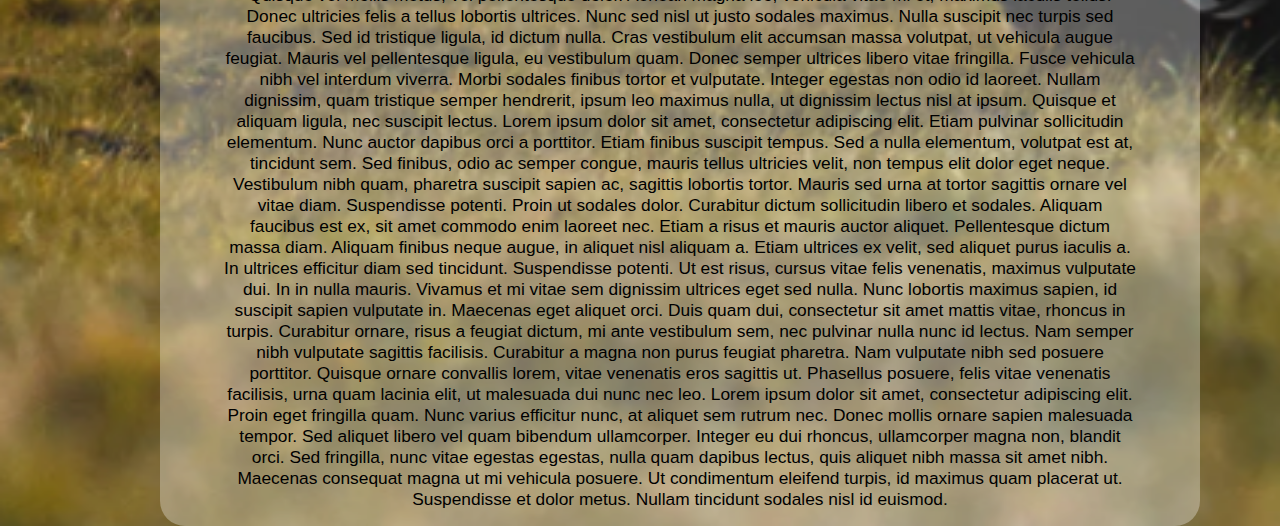
<file: navbar.html>
<!DOCTYPE html>
<html>
  <head>
    <title>Responsive Navbar</title>
    <meta name="viewport" content="width=device-width, initial-scale=1.0">
    <link href="style.css" rel="stylesheet" />
    <link href="https://fonts.googleapis.com/css2?family=Source+Sans+Pro:wght@400;700&display=swap" rel="stylesheet">
    <link rel="stylesheet" href="https://cdnjs.cloudflare.com/ajax/libs/font-awesome/5.14.0/css/all.min.css" integrity="sha512-1PKOgIY59xJ8Co8+NE6FZ+LOAZKjy+KY8iq0G4B3CyeY6wYHN3yt9PW0XpSriVlkMXe40PTKnXrLnZ9+fkDaog==" crossorigin="anonymous" />
  </head>
  <body>
    <nav class="navbar">
      <ul class="navbar-menu">
        <li class="navbar-item logo">
          <a href="#" class="navbar-link">
            <span class="navbar-title">WAWASENSEI</span>
            <i class="fas fa-chevron-right navbar-icon"></i>
          </a>
        </li>
        <li class="navbar-item">
          <a href="#" class="navbar-link">
            <i class="fas fa-home navbar-icon"></i>
            <span class="navbar-title">Home</span>
          </a>
        </li>
        <li class="navbar-item">
          <a href="#" class="navbar-link">
            <i class="fas fa-folder navbar-icon"></i>
            <span class="navbar-title">Folders</span>
          </a>
        </li>
        <li class="navbar-item">
          <a href="#" class="navbar-link">
            <i class="fas fa-bell navbar-icon"></i>
            <span class="navbar-title">Notifications</span>
          </a>
        </li>
        <li class="navbar-item">
          <a href="#" class="navbar-link">
            <i class="fas fa-user navbar-icon"></i>
            <span class="navbar-title">Me</span>
          </a>
        </li>
        <li class="navbar-item">
          <a href="#" class="navbar-link">
            <i class="fas fa-phone navbar-icon"></i>
            <span class="navbar-title">Contact</span>
          </a>
        </li>
        <li class="navbar-item">
          <a href="#" class="navbar-link">
            <i class="fas fa-sign-out-alt navbar-icon"></i>
            <span class="navbar-title">Exit</span>
          </a>
        </li>
      </ul>
    </nav>
    <main>
      <h1>I'm soon a great dev.</h1>
      <p>
        Lorem ipsum dolor sit amet, consectetur adipiscing elit. Etiam rhoncus, lorem sit amet rhoncus tempus, risus lacus fermentum justo, vitae pellentesque arcu erat eget urna. Maecenas posuere accumsan quam sed imperdiet. Donec id augue quis tellus pretium congue at quis urna. Curabitur mi nibh, aliquam id blandit varius, lobortis et orci. Duis malesuada odio sed elit pulvinar porta. Integer sed sagittis odio. Curabitur consectetur non mauris in mattis. Cras ex ante, blandit egestas tellus vel, ornare eleifend purus. Etiam maximus mollis congue. In hac habitasse platea dictumst.
        Quisque vel mollis metus, vel pellentesque dolor. Aenean magna leo, vehicula vitae mi et, maximus iaculis tellus. Donec ultricies felis a tellus lobortis ultrices. Nunc sed nisl ut justo sodales maximus. Nulla suscipit nec turpis sed faucibus. Sed id tristique ligula, id dictum nulla. Cras vestibulum elit accumsan massa volutpat, ut vehicula augue feugiat. Mauris vel pellentesque ligula, eu vestibulum quam. Donec semper ultrices libero vitae fringilla. Fusce vehicula nibh vel interdum viverra. Morbi sodales finibus tortor et vulputate. Integer egestas non odio id laoreet. Nullam dignissim, quam tristique semper hendrerit, ipsum leo maximus nulla, ut dignissim lectus nisl at ipsum.
        Quisque et aliquam ligula, nec suscipit lectus. Lorem ipsum dolor sit amet, consectetur adipiscing elit. Etiam pulvinar sollicitudin elementum. Nunc auctor dapibus orci a porttitor. Etiam finibus suscipit tempus. Sed a nulla elementum, volutpat est at, tincidunt sem. Sed finibus, odio ac semper congue, mauris tellus ultricies velit, non tempus elit dolor eget neque. Vestibulum nibh quam, pharetra suscipit sapien ac, sagittis lobortis tortor. Mauris sed urna at tortor sagittis ornare vel vitae diam. Suspendisse potenti. Proin ut sodales dolor. Curabitur dictum sollicitudin libero et sodales. Aliquam faucibus est ex, sit amet commodo enim laoreet nec. Etiam a risus et mauris auctor aliquet.
        Pellentesque dictum massa diam. Aliquam finibus neque augue, in aliquet nisl aliquam a. Etiam ultrices ex velit, sed aliquet purus iaculis a. In ultrices efficitur diam sed tincidunt. Suspendisse potenti. Ut est risus, cursus vitae felis venenatis, maximus vulputate dui. In in nulla mauris. Vivamus et mi vitae sem dignissim ultrices eget sed nulla. Nunc lobortis maximus sapien, id suscipit sapien vulputate in. Maecenas eget aliquet orci. Duis quam dui, consectetur sit amet mattis vitae, rhoncus in turpis. Curabitur ornare, risus a feugiat dictum, mi ante vestibulum sem, nec pulvinar nulla nunc id lectus.
        Nam semper nibh vulputate sagittis facilisis. Curabitur a magna non purus feugiat pharetra. Nam vulputate nibh sed posuere porttitor. Quisque ornare convallis lorem, vitae venenatis eros sagittis ut. Phasellus posuere, felis vitae venenatis facilisis, urna quam lacinia elit, ut malesuada dui nunc nec leo. Lorem ipsum dolor sit amet, consectetur adipiscing elit. Proin eget fringilla quam. Nunc varius efficitur nunc, at aliquet sem rutrum nec. Donec mollis ornare sapien malesuada tempor. Sed aliquet libero vel quam bibendum ullamcorper. Integer eu dui rhoncus, ullamcorper magna non, blandit orci. Sed fringilla, nunc vitae egestas egestas, nulla quam dapibus lectus, quis aliquet nibh massa sit amet nibh. Maecenas consequat magna ut mi vehicula posuere. Ut condimentum eleifend turpis, id maximus quam placerat ut. Suspendisse et dolor metus. Nullam tincidunt sodales nisl id euismod.
      </p>
      <p>
        Lorem ipsum dolor sit amet, consectetur adipiscing elit. Etiam rhoncus, lorem sit amet rhoncus tempus, risus lacus fermentum justo, vitae pellentesque arcu erat eget urna. Maecenas posuere accumsan quam sed imperdiet. Donec id augue quis tellus pretium congue at quis urna. Curabitur mi nibh, aliquam id blandit varius, lobortis et orci. Duis malesuada odio sed elit pulvinar porta. Integer sed sagittis odio. Curabitur consectetur non mauris in mattis. Cras ex ante, blandit egestas tellus vel, ornare eleifend purus. Etiam maximus mollis congue. In hac habitasse platea dictumst.
        Quisque vel mollis metus, vel pellentesque dolor. Aenean magna leo, vehicula vitae mi et, maximus iaculis tellus. Donec ultricies felis a tellus lobortis ultrices. Nunc sed nisl ut justo sodales maximus. Nulla suscipit nec turpis sed faucibus. Sed id tristique ligula, id dictum nulla. Cras vestibulum elit accumsan massa volutpat, ut vehicula augue feugiat. Mauris vel pellentesque ligula, eu vestibulum quam. Donec semper ultrices libero vitae fringilla. Fusce vehicula nibh vel interdum viverra. Morbi sodales finibus tortor et vulputate. Integer egestas non odio id laoreet. Nullam dignissim, quam tristique semper hendrerit, ipsum leo maximus nulla, ut dignissim lectus nisl at ipsum.
        Quisque et aliquam ligula, nec suscipit lectus. Lorem ipsum dolor sit amet, consectetur adipiscing elit. Etiam pulvinar sollicitudin elementum. Nunc auctor dapibus orci a porttitor. Etiam finibus suscipit tempus. Sed a nulla elementum, volutpat est at, tincidunt sem. Sed finibus, odio ac semper congue, mauris tellus ultricies velit, non tempus elit dolor eget neque. Vestibulum nibh quam, pharetra suscipit sapien ac, sagittis lobortis tortor. Mauris sed urna at tortor sagittis ornare vel vitae diam. Suspendisse potenti. Proin ut sodales dolor. Curabitur dictum sollicitudin libero et sodales. Aliquam faucibus est ex, sit amet commodo enim laoreet nec. Etiam a risus et mauris auctor aliquet.
        Pellentesque dictum massa diam. Aliquam finibus neque augue, in aliquet nisl aliquam a. Etiam ultrices ex velit, sed aliquet purus iaculis a. In ultrices efficitur diam sed tincidunt. Suspendisse potenti. Ut est risus, cursus vitae felis venenatis, maximus vulputate dui. In in nulla mauris. Vivamus et mi vitae sem dignissim ultrices eget sed nulla. Nunc lobortis maximus sapien, id suscipit sapien vulputate in. Maecenas eget aliquet orci. Duis quam dui, consectetur sit amet mattis vitae, rhoncus in turpis. Curabitur ornare, risus a feugiat dictum, mi ante vestibulum sem, nec pulvinar nulla nunc id lectus.
        Nam semper nibh vulputate sagittis facilisis. Curabitur a magna non purus feugiat pharetra. Nam vulputate nibh sed posuere porttitor. Quisque ornare convallis lorem, vitae venenatis eros sagittis ut. Phasellus posuere, felis vitae venenatis facilisis, urna quam lacinia elit, ut malesuada dui nunc nec leo. Lorem ipsum dolor sit amet, consectetur adipiscing elit. Proin eget fringilla quam. Nunc varius efficitur nunc, at aliquet sem rutrum nec. Donec mollis ornare sapien malesuada tempor. Sed aliquet libero vel quam bibendum ullamcorper. Integer eu dui rhoncus, ullamcorper magna non, blandit orci. Sed fringilla, nunc vitae egestas egestas, nulla quam dapibus lectus, quis aliquet nibh massa sit amet nibh. Maecenas consequat magna ut mi vehicula posuere. Ut condimentum eleifend turpis, id maximus quam placerat ut. Suspendisse et dolor metus. Nullam tincidunt sodales nisl id euismod.
      </p>
      <p>
        Lorem ipsum dolor sit amet, consectetur adipiscing elit. Etiam rhoncus, lorem sit amet rhoncus tempus, risus lacus fermentum justo, vitae pellentesque arcu erat eget urna. Maecenas posuere accumsan quam sed imperdiet. Donec id augue quis tellus pretium congue at quis urna. Curabitur mi nibh, aliquam id blandit varius, lobortis et orci. Duis malesuada odio sed elit pulvinar porta. Integer sed sagittis odio. Curabitur consectetur non mauris in mattis. Cras ex ante, blandit egestas tellus vel, ornare eleifend purus. Etiam maximus mollis congue. In hac habitasse platea dictumst.
        Quisque vel mollis metus, vel pellentesque dolor. Aenean magna leo, vehicula vitae mi et, maximus iaculis tellus. Donec ultricies felis a tellus lobortis ultrices. Nunc sed nisl ut justo sodales maximus. Nulla suscipit nec turpis sed faucibus. Sed id tristique ligula, id dictum nulla. Cras vestibulum elit accumsan massa volutpat, ut vehicula augue feugiat. Mauris vel pellentesque ligula, eu vestibulum quam. Donec semper ultrices libero vitae fringilla. Fusce vehicula nibh vel interdum viverra. Morbi sodales finibus tortor et vulputate. Integer egestas non odio id laoreet. Nullam dignissim, quam tristique semper hendrerit, ipsum leo maximus nulla, ut dignissim lectus nisl at ipsum.
        Quisque et aliquam ligula, nec suscipit lectus. Lorem ipsum dolor sit amet, consectetur adipiscing elit. Etiam pulvinar sollicitudin elementum. Nunc auctor dapibus orci a porttitor. Etiam finibus suscipit tempus. Sed a nulla elementum, volutpat est at, tincidunt sem. Sed finibus, odio ac semper congue, mauris tellus ultricies velit, non tempus elit dolor eget neque. Vestibulum nibh quam, pharetra suscipit sapien ac, sagittis lobortis tortor. Mauris sed urna at tortor sagittis ornare vel vitae diam. Suspendisse potenti. Proin ut sodales dolor. Curabitur dictum sollicitudin libero et sodales. Aliquam faucibus est ex, sit amet commodo enim laoreet nec. Etiam a risus et mauris auctor aliquet.
        Pellentesque dictum massa diam. Aliquam finibus neque augue, in aliquet nisl aliquam a. Etiam ultrices ex velit, sed aliquet purus iaculis a. In ultrices efficitur diam sed tincidunt. Suspendisse potenti. Ut est risus, cursus vitae felis venenatis, maximus vulputate dui. In in nulla mauris. Vivamus et mi vitae sem dignissim ultrices eget sed nulla. Nunc lobortis maximus sapien, id suscipit sapien vulputate in. Maecenas eget aliquet orci. Duis quam dui, consectetur sit amet mattis vitae, rhoncus in turpis. Curabitur ornare, risus a feugiat dictum, mi ante vestibulum sem, nec pulvinar nulla nunc id lectus.
        Nam semper nibh vulputate sagittis facilisis. Curabitur a magna non purus feugiat pharetra. Nam vulputate nibh sed posuere porttitor. Quisque ornare convallis lorem, vitae venenatis eros sagittis ut. Phasellus posuere, felis vitae venenatis facilisis, urna quam lacinia elit, ut malesuada dui nunc nec leo. Lorem ipsum dolor sit amet, consectetur adipiscing elit. Proin eget fringilla quam. Nunc varius efficitur nunc, at aliquet sem rutrum nec. Donec mollis ornare sapien malesuada tempor. Sed aliquet libero vel quam bibendum ullamcorper. Integer eu dui rhoncus, ullamcorper magna non, blandit orci. Sed fringilla, nunc vitae egestas egestas, nulla quam dapibus lectus, quis aliquet nibh massa sit amet nibh. Maecenas consequat magna ut mi vehicula posuere. Ut condimentum eleifend turpis, id maximus quam placerat ut. Suspendisse et dolor metus. Nullam tincidunt sodales nisl id euismod.
      </p>
    </main>
  </body>
</html>
</file>
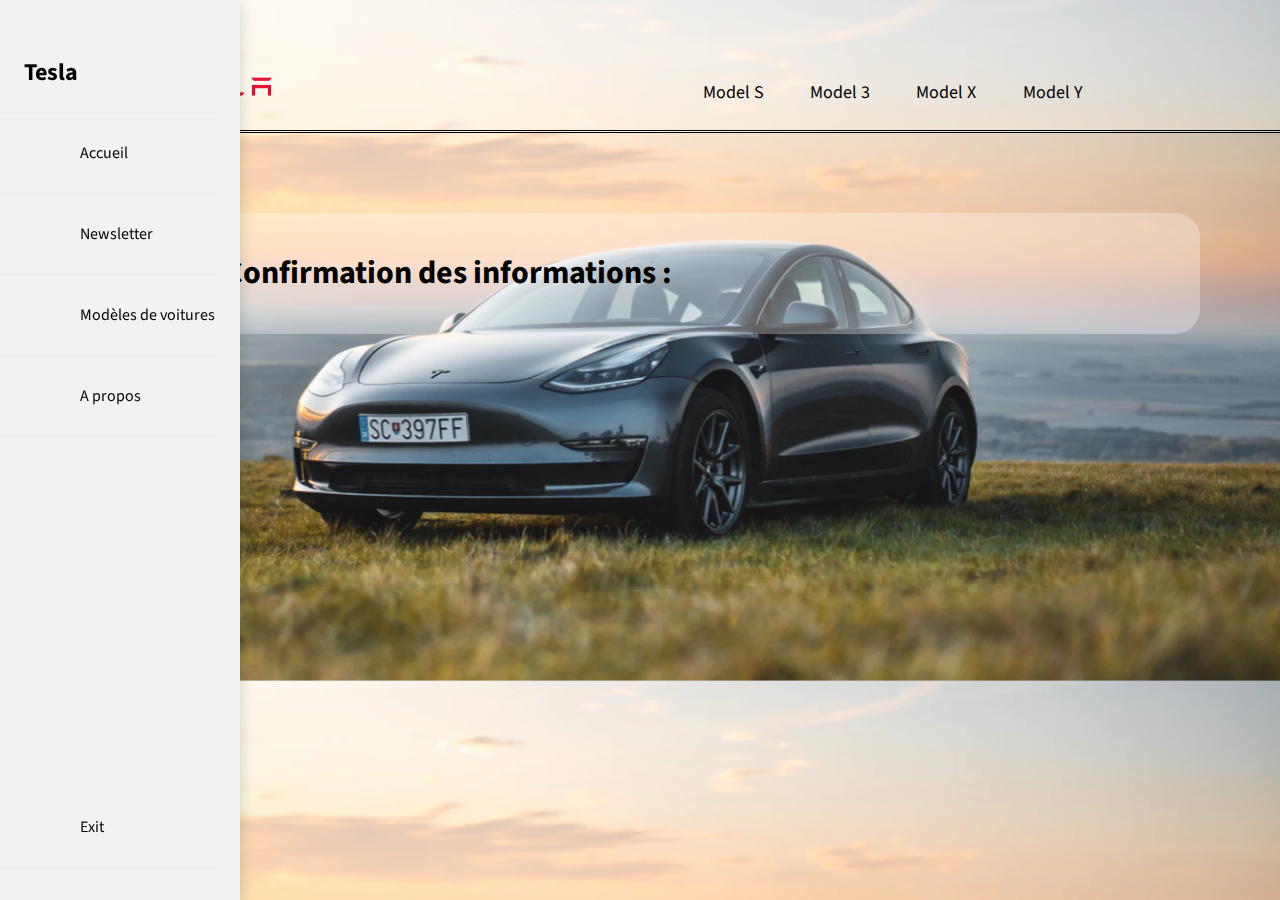
<file: resultat.html>
<!DOCTYPE html>
<html lang="fr">

<head>
    <link rel="icon" href="./img/logo (2).png">
    <meta charset="UTF-8">
    <meta http-equiv="X-UA-Compatible" content="IE=edge">
    <meta name="viewport" content="width=device-width, initial-scale=1">
    <title>PROJET NSI</title>
    <link rel="stylesheet" href="style.css" />
    <link href="https://fonts.googleapis.com/css2?family=Source+Sans+Pro:wght@400;700&display=swap" rel="stylesheet">
    <link rel="stylesheet" href="https://cdnjs.cloudflare.com/ajax/libs/font-awesome/5.14.0/css/all.min.css"
        integrity="sha512-1PKOgIY59xJ8Co8+NE6FZ+LOAZKjy+KY8iq0G4B3CyeY6wYHN3yt9PW0XpSriVlkMXe40PTKnXrLnZ9+fkDaog=="
        crossorigin="anonymous" />

<body>
    <header id="nav">
        <nav >
            <div class="logo"><a href="index.html">
                    <img src="./img/logo (2).png" alt="Logo"></a>
            </div>
            <div  class="liens">
                <ul id="texte">
                    <li><a href="modelS.html">Model S</a></li>
                    <li><a href="model3.html">Model 3</a></li>
                    <li><a href="modelX.html">Model X</a></li>
                    <li><a href="modelY.html">Model Y</a></li>
                    <div id="toggle">
                        <i class="indicator"></i>
                    </div>


                </ul>
            </div>
        </nav>
    </header>
    <nav id="leftbar" class="navbar">
        <ul class="navbar-menu">
            <li class="navbar-item logo">
                <a href="index.html" class="navbar-link">
                    <span class="navbar-title">Tesla</span>
                    <i class="fas fa-chevron-right navbar-icon"></i>
                </a>
            </li>
            <li class="navbar-item">
                <a href="index.html" class="navbar-link">
                    <i class="fas fa-home navbar-icon"></i>
                    <span class="navbar-title">Accueil</span>
                </a>
            </li>
            <li class="navbar-item">
                <a href="formulaire.html" class="navbar-link">
                    <i class="fas fa-bell navbar-icon"></i>
                    <span class="navbar-title">Newsletter</span>
                </a>
            </li>
            <li class="navbar-item">
                <a href="voitures.html" class="navbar-link">
                    <i class="fas fa-folder navbar-iconfas fa-bell navbar-icon"></i>
                    <span class="navbar-title">Modèles de voitures</span>
                </a>
            </li>
            <li class="navbar-item">
                <a href="apropos.html" class="navbar-link">
                    <i class="fas fa-user navbar-icon"></i>
                    <span class="navbar-title">A propos</span>
                </a>
            </li>
            <li class="navbar-item">
                <a href="https://www.google.fr" class="navbar-link">
                    <i class="fas fa-sign-out-alt navbar-icon"></i>
                    <span class="navbar-title">Exit</span>
                </a>
            </li>
        </ul>
    </nav>
    <main id="page">
        <script src="script.js"></script>
        <h1>Confirmation des informations :</h1>
			<strong><div class="resultat" id="resultat">
		</div></strong>
    </main>
    <script>
         //Script Résultat
		const queryString = window.location.search;
		console.log(queryString);	
	    const urlParams = new URLSearchParams(queryString);
		var resultat = document.getElementById("resultat");
			resultat.innerHTML += "<p>";		
		if (urlParams.has('sexe')) {
			const sexe = urlParams.get('sexe');
			resultat.innerHTML += sexe + " ";
		}
		if (urlParams.has('nom')) {
			const nom = urlParams.get('nom');
			resultat.innerHTML += nom + " ";
		}
		if (urlParams.has('prenom')) {
			const prenom = urlParams.get('prenom');
			resultat.innerHTML += prenom + "<br>";
		}
		if (urlParams.has('datenaissance')) {
			const datenaissance = urlParams.get('datenaissance');
			resultat.innerHTML += "Né le " + datenaissance + "<br>";
		}
		if (urlParams.has('adressemail')) {
			const adressemail = urlParams.get('adressemail');
			resultat.innerHTML += "Adresse email : " + adressemail + "<br>";

        if (urlParams.has('adressepostale')) {
			const adressepostale = urlParams.get('adressepostale');
			resultat.innerHTML += "Adresse postale : " + adressepostale + "<br>";
		}
        if (urlParams.has('models')) {
			const models = urlParams.get('models');
			resultat.innerHTML += "Inscrit aux news de : Tesla Model S " + "<br>";
		}
        if (urlParams.has('model3')) {
			const model3 = urlParams.get('model3');
			resultat.innerHTML += "Inscrit aux news de : Tesla Model 3 "  + "<br>";
		}
        if (urlParams.has('modelx')) {
			const modelx = urlParams.get('modelx');
			resultat.innerHTML += "Inscrit aux news de : Tesla Model X " + "<br>";
		}
        if (urlParams.has('modely')) {
			const modely = urlParams.get('modely');
			resultat.innerHTML += "Inscrit aux news de : Tesla Model Y " + "<br>";
		}

    }
        
		
    </script>
</body>

</html>
</file>
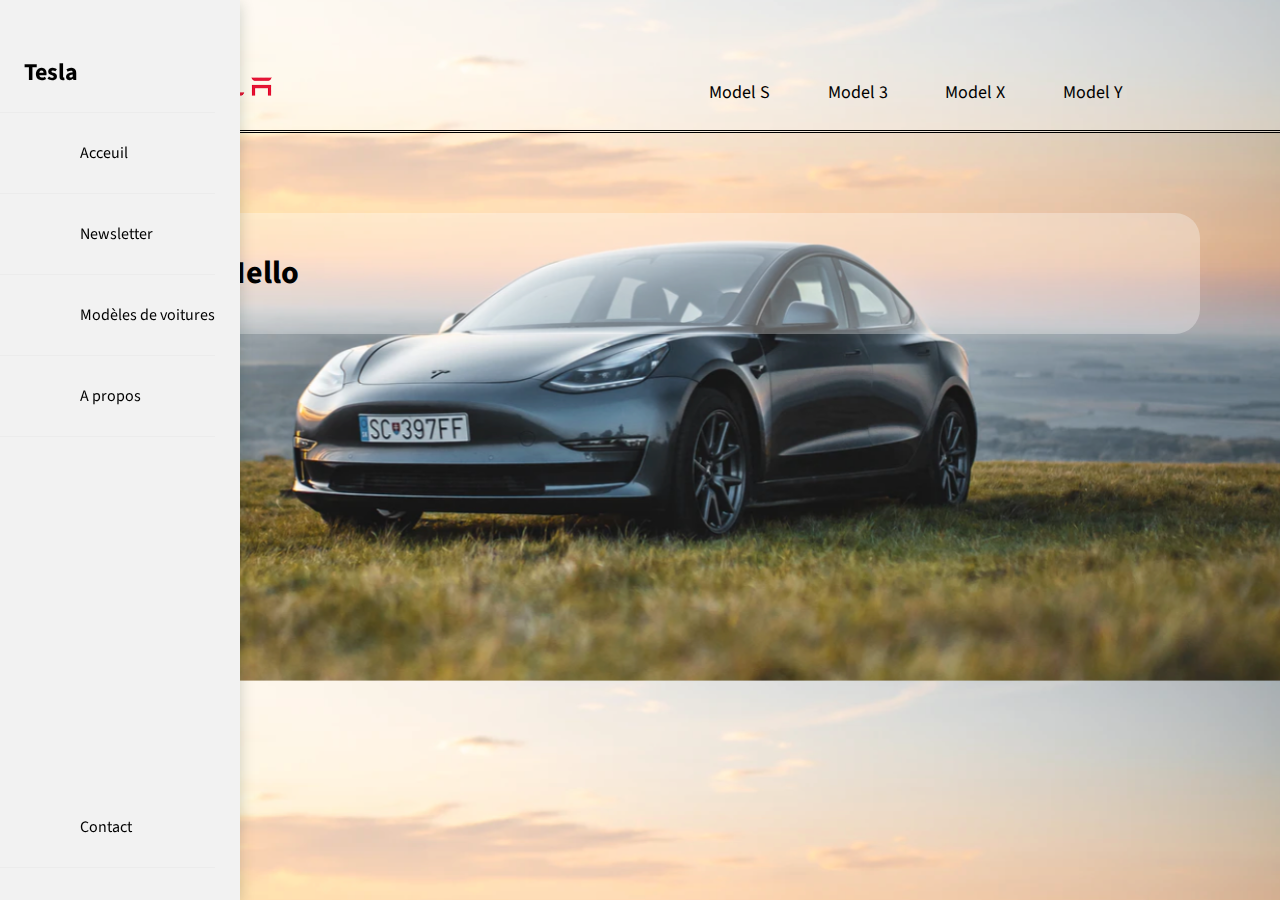
<file: voiture.html>
<!DOCTYPE html>
<html lang="fr">

<head>
    <link rel="website icon" href="img/logo.png">
    <meta charset="UTF-8">
    <meta http-equiv="X-UA-Compatible" content="IE=edge">
    <title>PROJET NSI</title>
    <link rel="stylesheet" href="style.css" />
    <link href="https://fonts.googleapis.com/css2?family=Source+Sans+Pro:wght@400;700&display=swap" rel="stylesheet">
    <link rel="stylesheet" href="https://cdnjs.cloudflare.com/ajax/libs/font-awesome/5.14.0/css/all.min.css"
        integrity="sha512-1PKOgIY59xJ8Co8+NE6FZ+LOAZKjy+KY8iq0G4B3CyeY6wYHN3yt9PW0XpSriVlkMXe40PTKnXrLnZ9+fkDaog=="
        crossorigin="anonymous" />
</head>

<body>
    <header>
        <nav>
            <div class="logo"><a href="index.html">
                    <img src="./img/logo (2).png" alt="Logo"></a>
            </div>
            <div class="liens">
                <ul>
                    <li><a href="modelS.html">Model S</a></li>
                    <li><a href="model3.html">Model 3</a></li>
                    <li><a href="modelX.html">Model X</a></li>
                    <li><a href="modelY.html">Model Y</a></li>
                </ul>
            </div>
        </nav>
    </header>
    <nav class="navbar">
        <ul class="navbar-menu">
            <li class="navbar-item logo">
                <a href="index.html" class="navbar-link">
                    <span class="navbar-title">Tesla</span>
                    <i class="fas fa-chevron-right navbar-icon"></i>
                </a>
            </li>
            <li class="navbar-item">
                <a href="index.html" class="navbar-link">
                    <i class="fas fa-home navbar-icon"></i>
                    <span class="navbar-title">Acceuil</span>
                </a>
            </li>
            <li class="navbar-item">
                <a href="formulaire.html" class="navbar-link">
                    <i class="fas fa-folder navbar-icon"></i>
                    <span class="navbar-title">Newsletter</span>
                </a>
            </li>
            <li class="navbar-item">
                <a href="voitures.html" class="navbar-link">
                    <i class="fas fa-bell navbar-icon"></i>
                    <span class="navbar-title">Modèles de voitures</span>
                </a>
            </li>
            <li class="navbar-item">
                <a href="apropos.html" class="navbar-link">
                    <i class="fas fa-user navbar-icon"></i>
                    <span class="navbar-title">A propos</span>
                </a>
            </li>
            <li class="navbar-item">
                <a href="#" class="navbar-link">
                    <i class="fas fa-phone navbar-icon"></i>
                    <span class="navbar-title">Contact</span>
                </a>
            </li>
        </ul>
    </nav>
    <main>
        <h1>Hello</h1>
    </main>
</body>
</html>
</file>
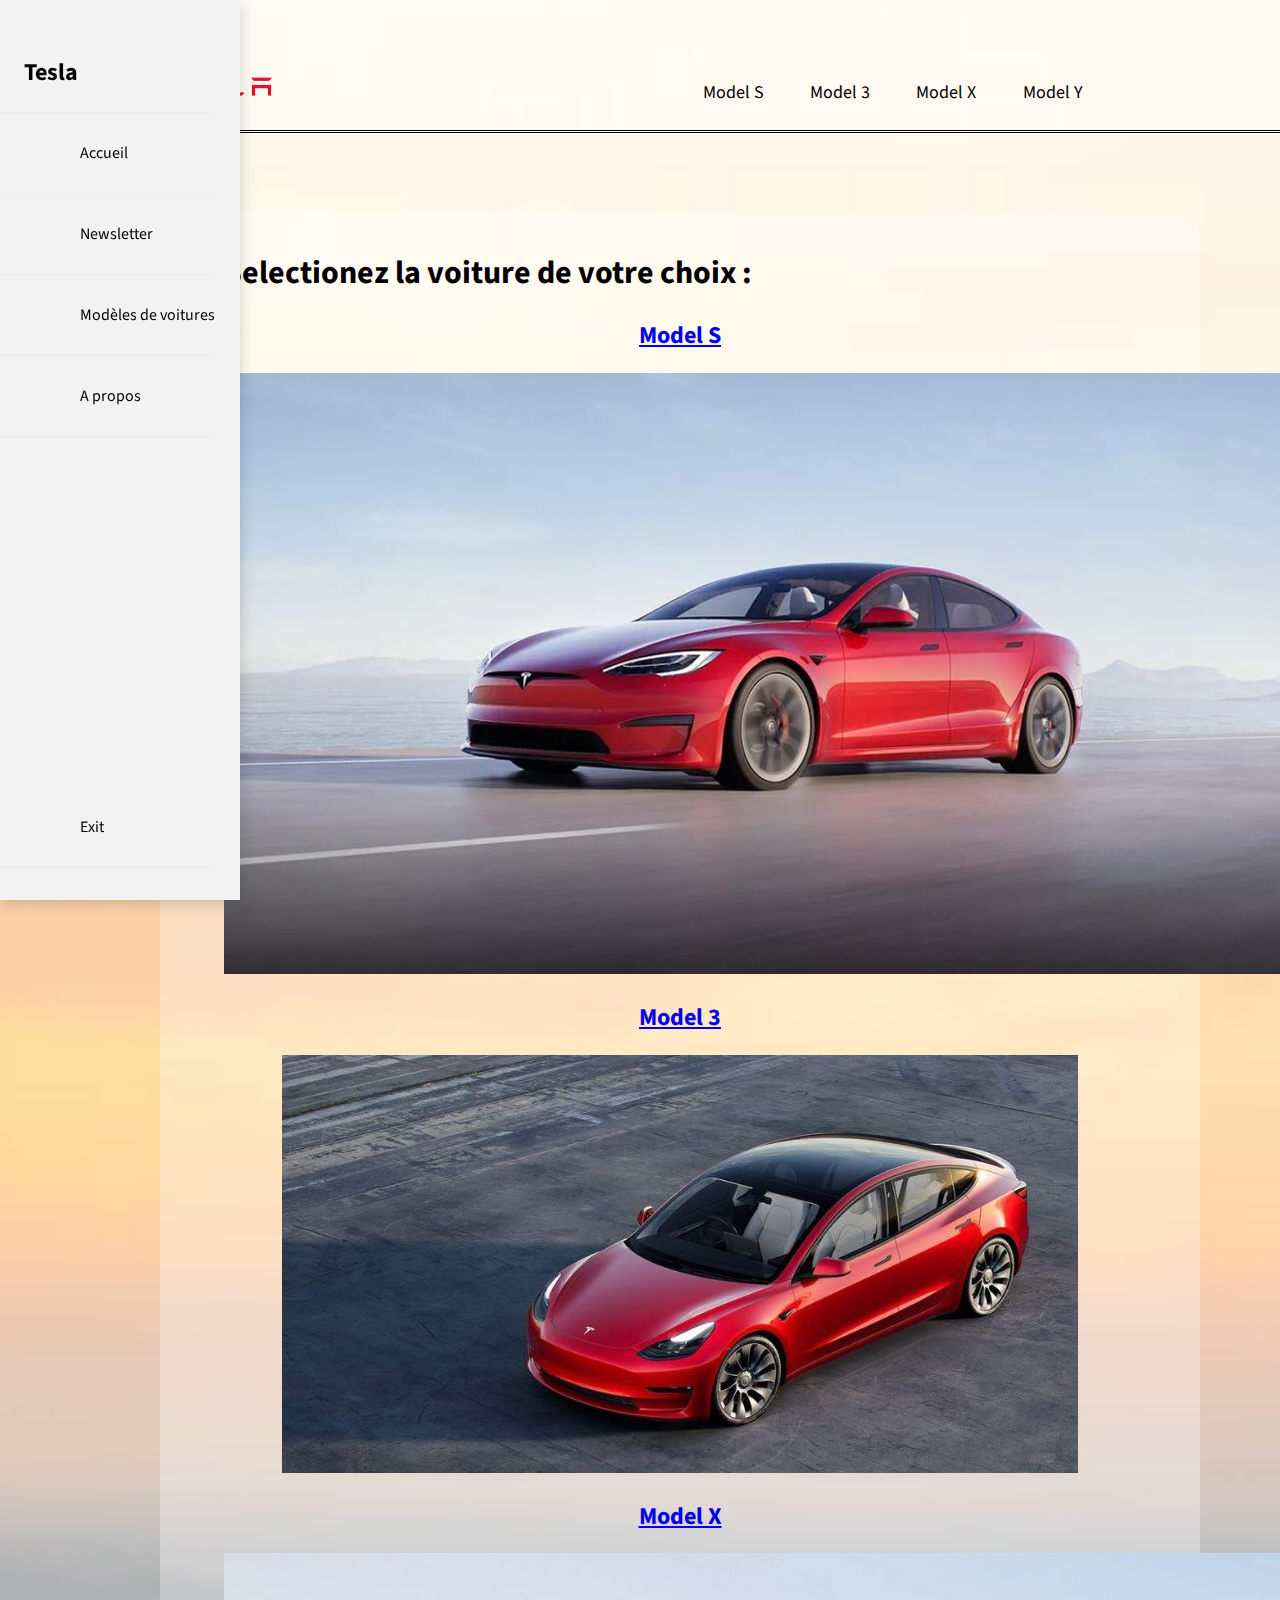
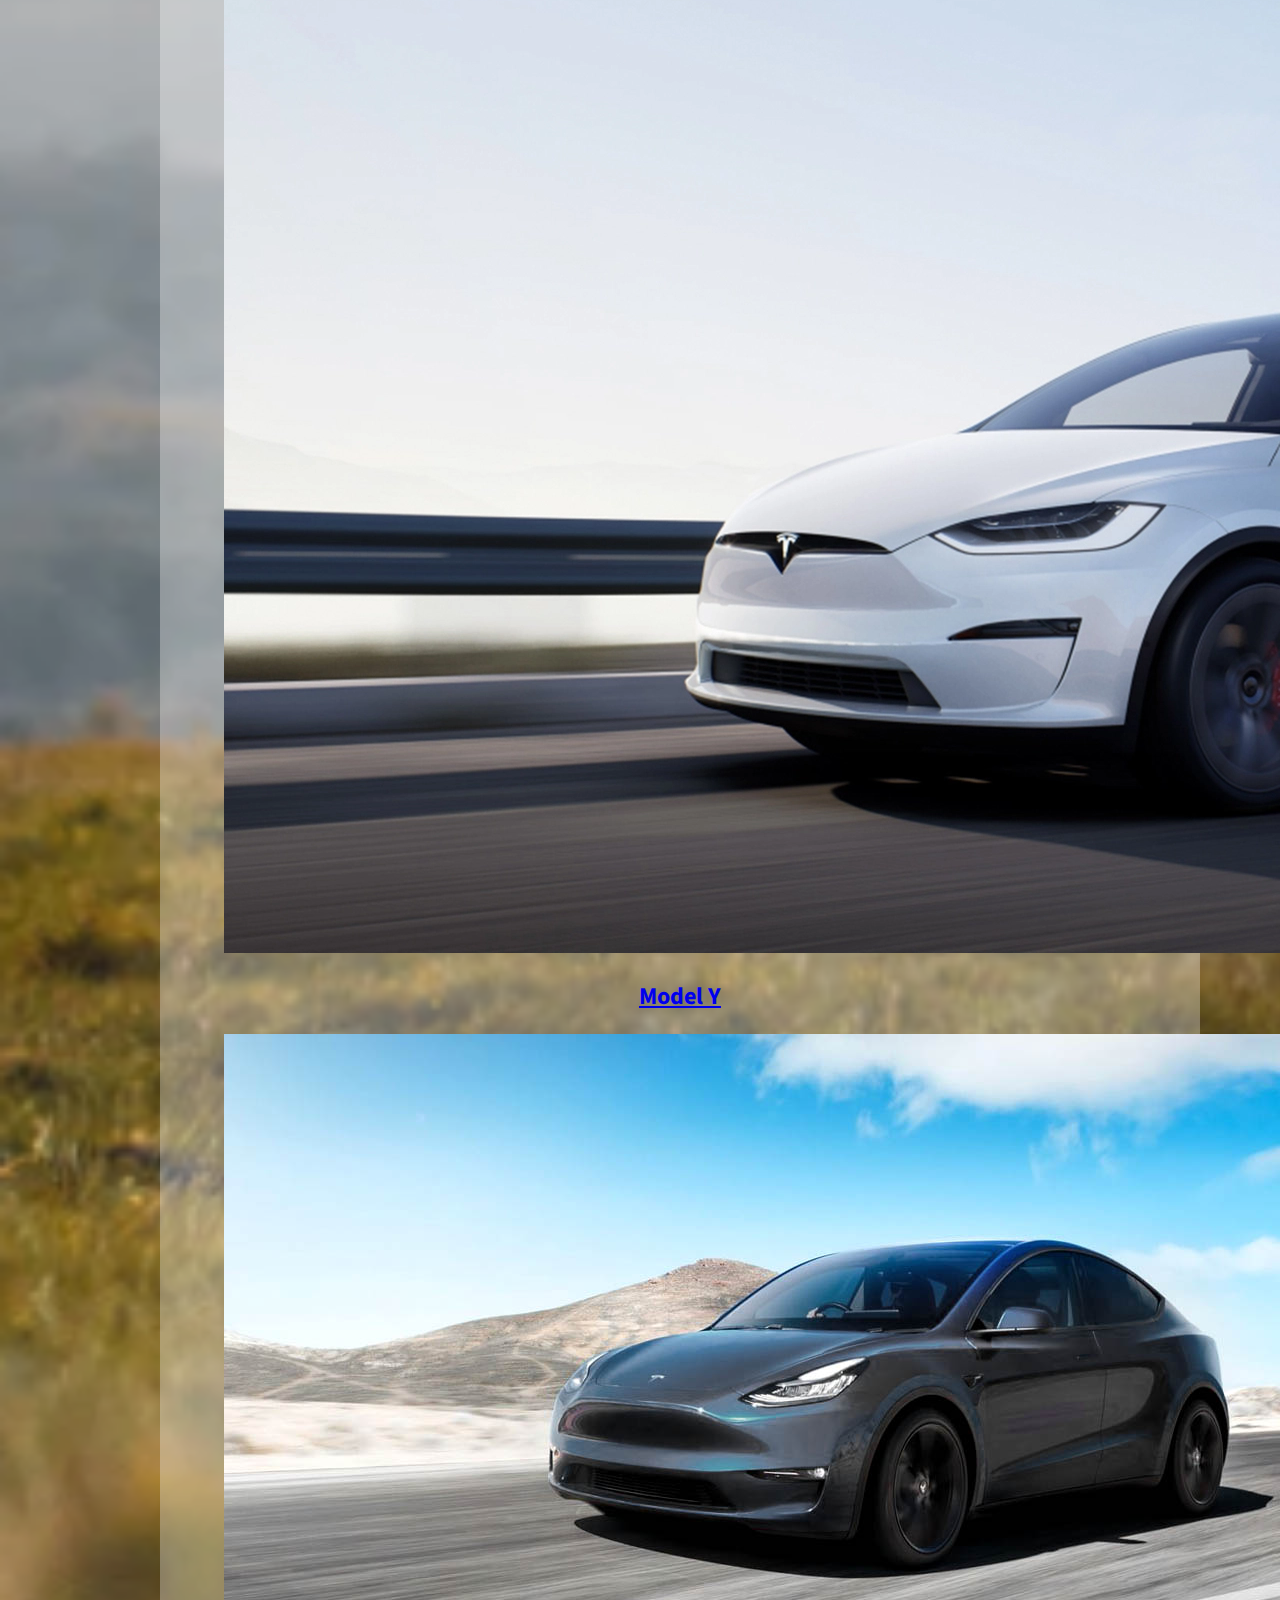
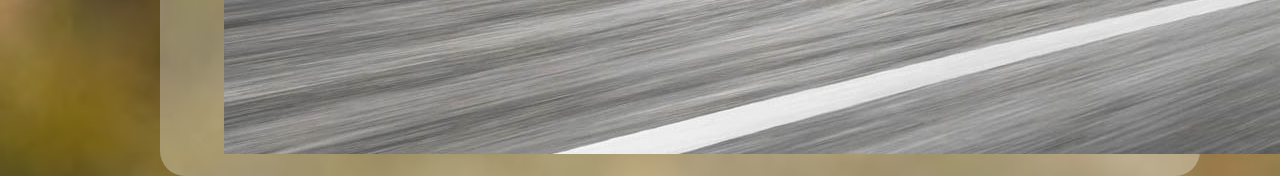
<file: voitures.html>
<!DOCTYPE html>
<html lang="fr">

<head>
    <link rel="icon" href="./img/logo (2).png">
    <meta charset="UTF-8">
    <meta http-equiv="X-UA-Compatible" content="IE=edge">
    <title>PROJET NSI</title>
    <link rel="stylesheet" href="style.css" />
    <link href="https://fonts.googleapis.com/css2?family=Source+Sans+Pro:wght@400;700&display=swap" rel="stylesheet">
    <link rel="stylesheet" href="https://cdnjs.cloudflare.com/ajax/libs/font-awesome/5.14.0/css/all.min.css"
        integrity="sha512-1PKOgIY59xJ8Co8+NE6FZ+LOAZKjy+KY8iq0G4B3CyeY6wYHN3yt9PW0XpSriVlkMXe40PTKnXrLnZ9+fkDaog=="
        crossorigin="anonymous" />
</head>

<body>
    <header id="nav">
        <nav >
            <div class="logo"><a href="index.html">
                    <img src="./img/logo (2).png" alt="Logo"></a>
            </div>
            <div  class="liens">
                <ul id="texte">
                    <li><a href="modelS.html">Model S</a></li>
                    <li><a href="model3.html">Model 3</a></li>
                    <li><a href="modelX.html">Model X</a></li>
                    <li><a href="modelY.html">Model Y</a></li>
                    <div id="toggle">
                        <i class="indicator"></i>
                    </div>


                </ul>
            </div>
        </nav>
    </header>
    <nav id="leftbar" class="navbar">
        <ul class="navbar-menu">
            <li class="navbar-item logo">
                <a href="index.html" class="navbar-link">
                    <span class="navbar-title">Tesla</span>
                    <i class="fas fa-chevron-right navbar-icon"></i>
                </a>
            </li>
            <li class="navbar-item">
                <a href="index.html" class="navbar-link">
                    <i class="fas fa-home navbar-icon"></i>
                    <span class="navbar-title">Accueil</span>
                </a>
            </li>
            <li class="navbar-item">
                <a href="formulaire.html" class="navbar-link">
                    <i class="fas fa-bell navbar-icon"></i>
                    <span class="navbar-title">Newsletter</span>
                </a>
            </li>
            <li class="navbar-item">
                <a href="voitures.html" class="navbar-link">
                    <i class="fas fa-folder navbar-iconfas fa-bell navbar-icon"></i>
                    <span class="navbar-title">Modèles de voitures</span>
                </a>
            </li>
            <li class="navbar-item">
                <a href="apropos.html" class="navbar-link">
                    <i class="fas fa-user navbar-icon"></i>
                    <span class="navbar-title">A propos</span>
                </a>
            </li>
            <li class="navbar-item">
                <a href="https://www.google.fr" class="navbar-link">
                    <i class="fas fa-sign-out-alt navbar-icon"></i>
                    <span class="navbar-title">Exit</span>
                </a>
            </li>
        </ul>
    </nav>
    <main id="page">
        <script src="script.js"></script>
        <h1>Selectionez la voiture de votre choix :</h1>
        <div>
            <div class="models" style="text-align:center" >
                <h2><a href="modelS.html">Model S</h2>
                <div class="zomm">
                    <div class="image">
                    <img src="./img/teslamodels.jpg" alt="Tesla model S">    
                    </div>
                </div>            
            </div>
            <div class="model3" style="text-align: center;" >
                <h2><a href="model3.html">Model 3</h2>
                <div class="zomm">
                    <div class="image">
                    <img src="./img/teslamodel3.jpg" alt="Tesla model 3">    
                    </div>
                </div>
            </div>
            <div class="modelX" style="text-align: center;" >
                <h2><a href="modelX.html">Model X</h2>
                <div class="zomm">
                    <div class="image">
                    <img src="./img/teslamodelx.jpg" alt="Tesla model X">    
                    </div>
                </div> 
            </div>
            <div class="modelY" style="text-align: center;" >
                <h2><a href="modelY.html">Model Y</h2>
                <div class="zomm">
                    <div class="image">
                    <img src="./img/teslamodely.jpg" alt="Tesla model Y">    
                    </div>
                </div>
            </div>
            </div>
        </main>
    </body>
</html>
</file>
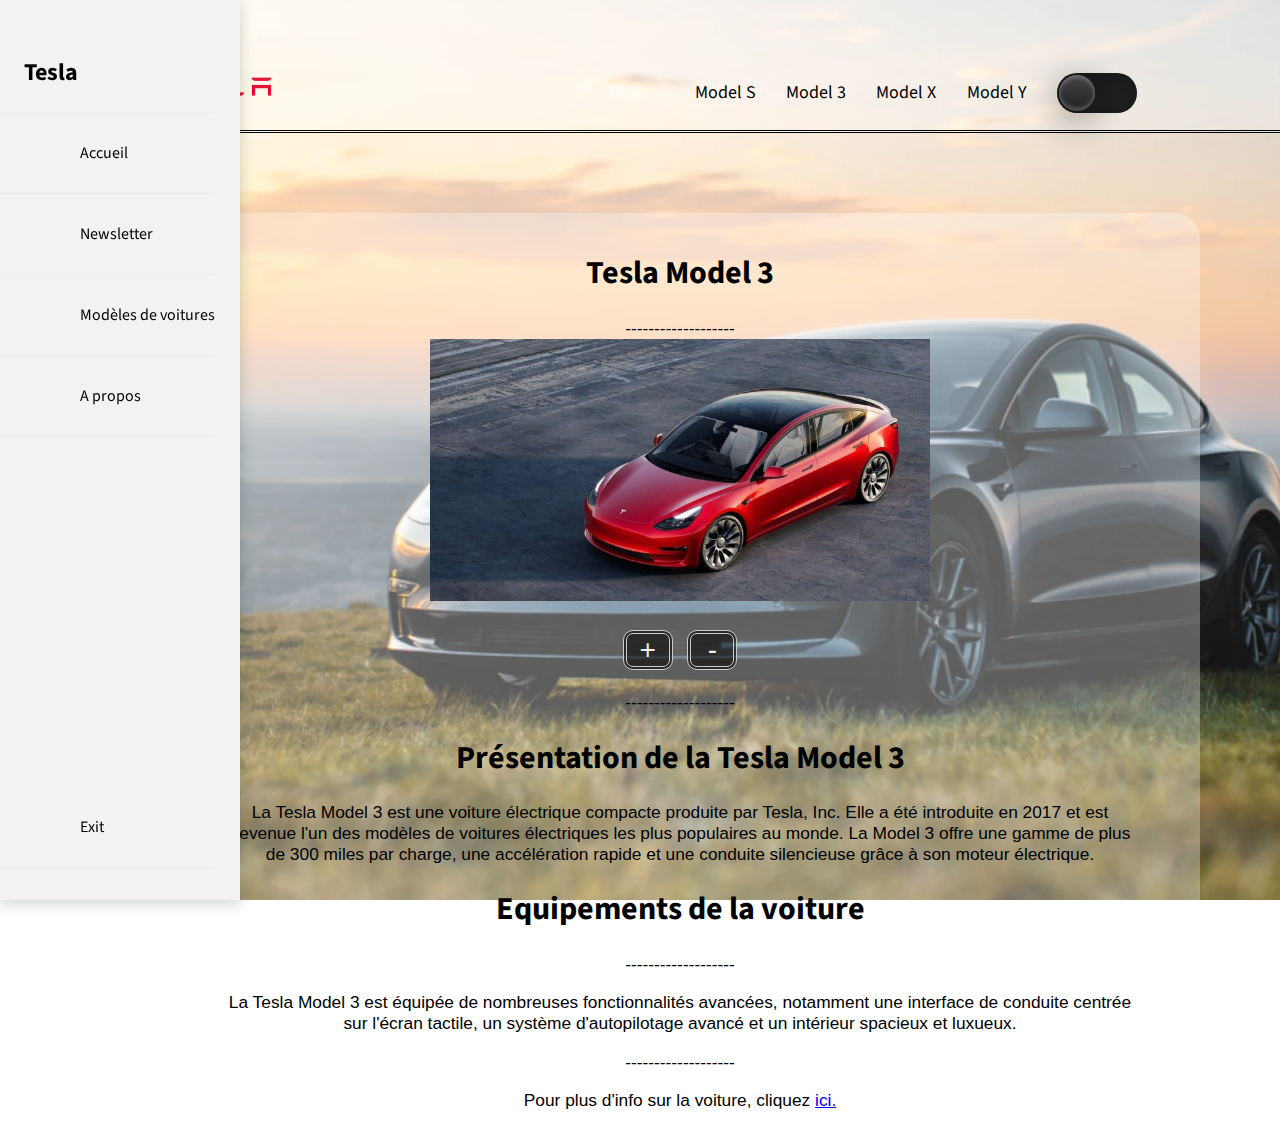
<file: docs/model3.html>
<!DOCTYPE html>
<html lang="fr">

<head>
    <link rel="icon" href="./img/logo (2).png">
    <meta charset="UTF-8">
    <meta http-equiv="X-UA-Compatible" content="IE=edge">
    <title>PROJET NSI</title>
    <link rel="stylesheet" href="style.css" />
    <link href="https://fonts.googleapis.com/css2?family=Source+Sans+Pro:wght@400;700&display=swap" rel="stylesheet">
    <link rel="stylesheet" href="https://cdnjs.cloudflare.com/ajax/libs/font-awesome/5.14.0/css/all.min.css"
        integrity="sha512-1PKOgIY59xJ8Co8+NE6FZ+LOAZKjy+KY8iq0G4B3CyeY6wYHN3yt9PW0XpSriVlkMXe40PTKnXrLnZ9+fkDaog=="
        crossorigin="anonymous" />
</head>

<body>
    <header id="nav">
        <nav >
            <div class="logo"><a href="index.html">
                    <img src="./img/logo (2).png" alt="Logo"></a>
            </div>
            <div  class="liens">
                <ul id="texte">
                    <li><a href="modelS.html">Model S</a></li>
                    <li><a href="model3.html">Model 3</a></li>
                    <li><a href="modelX.html">Model X</a></li>
                    <li><a href="modelY.html">Model Y</a></li>
                    <div id="toggle">
                        <i class="indicator"></i>
                    </div>


                </ul>
            </div>
        </nav>
    </header>
    <nav id="leftbar" class="navbar">
        <ul class="navbar-menu">
            <li class="navbar-item logo">
                <a href="index.html" class="navbar-link">
                    <span class="navbar-title">Tesla</span>
                    <i class="fas fa-chevron-right navbar-icon"></i>
                </a>
            </li>
            <li class="navbar-item">
                <a href="index.html" class="navbar-link">
                    <i class="fas fa-home navbar-icon"></i>
                    <span class="navbar-title">Accueil</span>
                </a>
            </li>
            <li class="navbar-item">
                <a href="formulaire.html" class="navbar-link">
                    <i class="fas fa-bell navbar-icon"></i>
                    <span class="navbar-title">Newsletter</span>
                </a>
            </li>
            <li class="navbar-item">
                <a href="voitures.html" class="navbar-link">
                    <i class="fas fa-folder navbar-iconfas fa-bell navbar-icon"></i>
                    <span class="navbar-title">Modèles de voitures</span>
                </a>
            </li>
            <li class="navbar-item">
                <a href="apropos.html" class="navbar-link">
                    <i class="fas fa-user navbar-icon"></i>
                    <span class="navbar-title">A propos</span>
                </a>
            </li>
            <li class="navbar-item">
                <a href="https://www.google.fr" class="navbar-link">
                    <i class="fas fa-sign-out-alt navbar-icon"></i>
                    <span class="navbar-title">Exit</span>
                </a>
            </li>
        </ul>
    </nav>
    <main id="page">
        <script src="script.js"></script>
        <center>
        <h1>Tesla Model 3</h1>
        <p>-------------------</p>
        <img width="500px" src="./img/teslamodel3.jpg" id="teslamodel3">
        <p>
            <button type="button" onclick="agrandir()">+ </button>
            <button type="button" onclick="diminuer()">- </button>
          </p>
        <p>-------------------</p>
        <h1>Présentation de la Tesla Model 3</h1>
        <p>La Tesla Model 3 est une voiture électrique compacte produite par Tesla, Inc. Elle a été introduite en 2017 et est devenue l'un des modèles de voitures électriques les plus populaires au monde. La Model 3 offre une gamme de plus de 300 miles par charge, une accélération rapide et une conduite silencieuse grâce à son moteur électrique.</p>
        <h1>Equipements de la voiture</h1>
        <p>-------------------</p>
        <p>La Tesla Model 3 est équipée de nombreuses fonctionnalités avancées, notamment une interface de conduite centrée sur l'écran tactile, un système d'autopilotage avancé et un intérieur spacieux et luxueux.</p>
        <p>-------------------</p>
        <p>Pour plus d'info sur la voiture, cliquez <a href="https://www.tesla.com/model3" target="_blank">ici.</a></p>
        </center>
    </main>
</body>
<script type="text/javascript">
    function agrandir() {
        var teslamodel3 = document.getElementById("teslamodel3");
        var width = teslamodel3.clientWidth;
        if (width == 600) {
            alert("Vous avez atteint le niveau de zoom maximal.");
        } else {
            teslamodel3.style.width = (width + 20) + "px";
        }
    }
    
    function diminuer() {
        var teslamodel3 = document.getElementById("teslamodel3");
        var width = teslamodel3.clientWidth;
        if (width == 40) {
            alert("Vous avez atteint le niveau de zoom minimal.");
        } else {
            teslamodel3.style.width = (width - 20) + "px";
        }
    }
    </script>
</html>
</file>
<file: style.css>
/*Style pour toute la page*/

html, body{
    margin: 0;
    font-family: 'Source Sans Pro';
    font-size: 16px;

}

/* Style pour le header*/

header{
	width: 100%;
  height: 130px;
  border-bottom:double;
  background-color: #ffffff50;
        
}
 
nav{
    width: 80%;
    margin: 0 auto;
    display: flex;
    justify-content: space-between;
    align-items: center;
    padding: 2em 0;
}

/* Style pour le logo*/

.logo img{
    width: 150px;
    height: 115px;
}

/* Style pour les liens*/

.liens{
    width: 50%;
}

.liens ul{
    display: flex;
    justify-content: space-around;
}

.liens li{
    list-style-type: none;
}

.liens a{
    text-decoration: none;
    color: #000000;
    font-size: 18px;
    cursor: pointer;
    padding-bottom: 0.5em;
    background-image: linear-gradient(#000000, #000000);
    background-size: 0% 0.1em;
    background-position-y: 100% ;
    background-position-x: 50% ;
    background-repeat: no-repeat;
    transition: background-size ease-in-out 0.5s;
    -webkit-transition: background-size ease-in-out 0.5s;
    -moz-transition: background-size ease-in-out 0.5s;
    -ms-transitions: background-size ease-in-out 0.5s;
    -o-transition: background-size ease-in-out 0.5;
}

.liens a:hover{
    background-size: 100% 0.15em;
}

/* Reste de la page*/

body{
    background-image: url("./img/tesla1.png");
    background-size: cover;            
}

.container-main{
	padding-top: 100px;
    display: flex;
    flex-direction: row;
	justify-content: space-between;
}



p{
    margin-bottom:0;
	font-family: arial;
	font-size: 13pt;
	text-align: center;
}

:root {
    --navbar-background-color: #f2f2f2;
    --navbar-item-hovered-color:white;
    --navbar-separator-color:#ececec;
    --navbar-icon-color:#646c79;
    --navbar-text-color:black;
    --navbar-transition-speed: .2s;
    --primary-color:#148FE4;
    --navbar-logo-background-color:#e2dfe4;
  }
  
  html, body {
    margin:0;
    font-family: 'Source Sans Pro';
    font-size:16px;
  }
  
  main {
    padding: 1rem 4rem;
    margin-left: 10rem;
    text-align: justify;
    background-color: #ffffff50;
    margin-top: 5rem;
    margin-right: 5rem;
    border-radius: 25px;
  }
  
  .navbar {
    width:5rem;
    position:fixed;
    top:0px;
    left:0px;
    bottom:0px;
    background:var(--navbar-background-color);
    box-shadow: rgba(12,43, 30, 0.2) 0 4px 14px;
    transition: width var(--navbar-transition-speed) ease;
  }
  
  .navbar:hover {
    width:15rem;
  }
  
  .navbar-menu {
    list-style: none;
    padding:0;
    margin:0;
    display:flex;
    flex-direction: column;
    align-items: center;
    height:100%;
  }
  
  .navbar-item {
    width: 100%;
    border-bottom:solid 1px var(--navbar-separator-color);
    transition: background-color var(--navbar-transition-speed);
  }
  
  .navbar-item:hover {
    background-color:var(--navbar-item-hovered-color);
  }
  
  .navbar-item:last-child {
    margin-top:auto;
  }
  
  .navbar-link {
    display:flex;
    align-items: center;
    justify-content: flex-start;
    height:5rem;
    width:100%;
    text-decoration: none;
  }
  
  .navbar-icon {
    text-align: center;
    font-size: 1.5rem;
    min-width: 2rem;
    margin: 0 1.5rem;
    color:var(--navbar-icon-color);
    transition:var(--navbar-transition-speed);
  }
  
  .navbar-item:hover .navbar-icon {
    color:var(--primary-color);
  }
  
  .navbar-title {
    color:var(--navbar-text-color);
  }
  
  .navbar:not(:hover) .navbar-title {
    display:none;
  }
  

  
  .logo .navbar-title {
    font-size:1.5rem;
    font-weight:bold;
    margin-left:1.5rem;
  }
  
  .navbar:hover .logo .navbar-icon {
    transform:rotate(180deg);
  }
  
  /*
  ** RESPONSIVE
  */
  
  @media only screen and (max-width:1024px) {
    .navbar {
      top:auto;
      width:100%;
      bottom:0px;
    }
  
    .navbar:hover {
      width:100%;
    }
  
    .navbar-menu {
      flex-direction: row;
    }
  
    .logo {
      display:none;
    }
  
    main {
      margin-left:0;
      margin-bottom:5rem;
    }
  
    .navbar:hover .navbar-title {
      display:none;
    }
  
    .navbar-icon {
      min-width:auto;
      margin:0;
    }
  
    .navbar-link {
      justify-content: center;
    }
  }

/* Scrollbar */

  body::-webkit-scrollbar {
	width: 10px;
  }
  
  body::-webkit-scrollbar-track {
	background: black; 
  }
  
  body::-webkit-scrollbar-thumb {
	background-color: #148FE4; 
	border-radius: 10px; 
	border: 0px solid black; 
  }

  table,td,th{
    border: solid black 1px;
      border-collapse: collapse;
  }

button{
  display: inline-block;
  background-color:#00000090;
  border-radius: 10px;
  border: 4px double #cccccc;
  color: #eeeeee;
  text-align: center;
  font-size: 28px;
  padding: 0px;
  width: 50px;
  -webkit-transition: all 0.5s;
  -moz-transition: all 0.5s;
  -o-transition: all 0.5s;
  transition: all 0.5s;
  cursor: pointer;
  margin: 5px;
}
</file>
<file: docs/style.css>
/*Style pour toute la page*/

html,body {
  margin: 0;
  font-family: 'Source Sans Pro';
  font-size: 16px;

}

/* Style pour le header*/

header {
  width: 100%;
  height: 130px;
  border-bottom: double;
  background-color: #ffffff50;

}

nav {
  width: 80%;
  margin: 0 auto;
  display: flex;
  justify-content: space-between;
  align-items: center;
  padding: 2em 0;
}

/* Style pour le logo*/

.logo img {
  width: 150px;
  height: 115px;
}

/* Style pour les liens*/

.liens {
  width: 50%;
}

.liens ul {
  display: flex;
  justify-content: space-around;
  align-items: center;
}

.liens li {
  list-style-type: none;
}

.liens a {
  text-decoration: none;
  color: #000000;
  font-size: 18px;
  cursor: pointer;
  padding-bottom: 0.5em;
  background-image: linear-gradient(red, red);
  background-size: 0% 0.1em;
  background-position-y: 100%;
  background-position-x: 50%;
  background-repeat: no-repeat;
  transition: background-size ease-in-out 0.5s;
  -webkit-transition: background-size ease-in-out 0.5s;
  -moz-transition: background-size ease-in-out 0.5s;
  -ms-transitions: background-size ease-in-out 0.5s;
  -o-transition: background-size ease-in-out 0.5;
}

.liens a:hover {
  background-size: 100% 0.15em;
}

/* Reste de la page*/

body {
  background-image: url("./img/tesla1.png");
  background-repeat: no-repeat;
  background-attachment: fixed;
  background-size: cover;
}

.container-main {
  padding-top: 100px;
  display: flex;
  flex-direction: row;
  justify-content: space-between;
}



p {
  margin-bottom: 0;
  font-family: arial;
  font-size: 13pt;
  text-align: center;
}

:root {
  --navbar-background-color: #f2f2f2;
  --navbar-item-hovered-color: white;
  --navbar-separator-color: #ececec;
  --navbar-icon-color: #646c79;
  --navbar-text-color: black;
  --navbar-transition-speed: .2s;
  --primary-color: red;
  --navbar-logo-background-color: #e2dfe4;
}

html,
body {
  margin: 0;
  font-family: 'Source Sans Pro';
  font-size: 16px;
}

main {
  padding: 1rem 4rem;
  margin-left: 10rem;
  text-align: center;
  background-color: #ffffff50;
  margin-top: 5rem;
  margin-right: 5rem;
  border-radius: 25px;
}

.navbar {
  width: 5rem;
  position: fixed;
  top: 0px;
  left: 0px;
  bottom: 0px;
  background: var(--navbar-background-color);
  box-shadow: rgba(12, 43, 30, 0.2) 0 4px 14px;
  transition: width var(--navbar-transition-speed) ease;
}

.navbar:hover {
  width: 15rem;
}

.navbar-menu {
  list-style: none;
  padding: 0;
  margin: 0;
  display: flex;
  flex-direction: column;
  align-items: center;
  height: 100%;
}

.navbar-item {
  width: 100%;
  border-bottom: solid 1px var(--navbar-separator-color);
  transition: background-color var(--navbar-transition-speed);
}

.navbar-item:hover {
  background-color: var(--navbar-item-hovered-color);
}

.navbar-item:last-child {
  margin-top: auto;
}

.navbar-link {
  display: flex;
  align-items: center;
  justify-content: flex-start;
  height: 5rem;
  width: 100%;
  text-decoration: none;
}

.navbar-icon {
  text-align: center;
  font-size: 1.5rem;
  min-width: 2rem;
  margin: 0 1.5rem;
  color: var(--navbar-icon-color);
  transition: var(--navbar-transition-speed);
}

.navbar-item:hover .navbar-icon {
  color: var(--primary-color);
}

.navbar-title {
  color: var(--navbar-text-color);
}

.navbar:not(:hover) .navbar-title {
  display: none;
}



.logo .navbar-title {
  font-size: 1.5rem;
  font-weight: bold;
  margin-left: 1.5rem;
}

.navbar:hover .logo .navbar-icon {
  transform: rotate(180deg);
}

/*Responsive*/

@media only screen and (max-width:1024px) {
  .navbar {
    top: auto;
    width: 100%;
    bottom: 0px;
  }

  .navbar:hover {
    width: 100%;
  }

  .navbar-menu {
    flex-direction: row;
  }

  .logo {
    display: none;
  }

  main {
    margin-left: 0;
    margin-bottom: 5rem;
  }

  .navbar:hover .navbar-title {
    display: none;
  }

  .navbar-icon {
    min-width: auto;
    margin: 0;
  }

  .navbar-link {
    justify-content: center;
  }
}

/* Scrollbar */

body::-webkit-scrollbar {
  width: 10px;
}

body::-webkit-scrollbar-track {
  background: black;
}

body::-webkit-scrollbar-thumb {
  background-color: red;
  border-radius: 10px;
  border: 0px solid black;
}

table,
td,
th {
  border: solid black 1px;
  border-collapse: collapse;
  text-align: center;
}

button {
  display: inline-block;
  background-color: #00000090;
  border-radius: 10px;
  border: 4px double #cccccc;
  color: #eeeeee;
  text-align: center;
  font-size: 28px;
  padding: 0px;
  width: 50px;
  -webkit-transition: all 0.5s;
  -moz-transition: all 0.5s;
  -o-transition: all 0.5s;
  transition: all 0.5s;
  cursor: pointer;
  margin: 5px;
}


/*a:hover {
	background-color: black;
	color: whitesmoke;
	border-radius: 3px;
}*/

p, img, h1, h2, h3{
  text-align: center;
}

a:visited{
  color: black;
}

img{
  width: 500px;
}

.zoom {
width: 320px;
height: 240px;
}
.image {
width: 100%;
height: 100%;
}
.image img {
-webkit-transition: all 1s ease; /* Safari et Chrome */
-moz-transition: all 1s ease; /* Firefox */
-ms-transition: all 1s ease; /* Internet Explorer 9 */
-o-transition: all 1s ease; /* Opera */
transition: all 1s ease;
}
.image:hover img {
/* L'image est grossie de 16% */
-webkit-transform:scale(1.16); /* Safari et Chrome */
-moz-transform:scale(1.16); /* Firefox */
-ms-transform:scale(1.16); /* Internet Explorer  */
-o-transform:scale(1.16); /* Opera */
transform:scale(1.16);
}

.resultat{
  font-size: large;
  line-height: 30px;
}

.toggle-button {
  padding: 10px 20px;
  border: none;
  border-radius: 5px;
  background-color: #333;
  color: #fff;
  cursor: pointer;
}


#toggle {
  position: relative;
  display: flex;
  width: 80px;
  height: 40px;
  border-radius: 40px;
  background: #222;
  transition: 0.5s;
  cursor: pointer;
  box-shadow: inset 0 8px 60px rgba(0, 0, 0, 0.1),
              inset 0 8px 8px rgba(0, 0, 0, 0.1),
              inset 0 -4px 4px rgba(0, 0, 0, 0.1);
}

#toggle.active {
  background-color: #FFF;
  box-shadow: inset 0 2px 60px rgba(0, 0, 0, 0.1),
              inset 0 2px 8px rgba(0, 0, 0, 0.1),
              inset 0 -4px 8px rgba(0, 0, 0, 0.05);
}


#toggle .indicator {
  position: absolute;
  top: 0;
  left: 0;
  width: 40px;
  height: 40px;
  background: linear-gradient(to bottom, #444, #222);
  border-radius: 50%;
  transform:scale(0.9);
  box-shadow: 0 8px 40px rgba(0, 0, 0, 0.5),
              inset 0 4px 4px rgba(255, 255, 255, 0.2),
              inset 0 -4px 4px rgba(255, 255, 255, 0.2);
  transition: 0.5s;
}

#toggle.active .indicator {
  background: linear-gradient(to bottom, #eaeaea, #f9f9f9);
  left: 40px;
  box-shadow: 0 8px 20px rgba(0, 0, 0, 0.5),
              inset 0 4px 4px rgba(255, 255, 255, 1),
              inset 0 -4px 4px rgba(255, 255, 255, 1);
 
}

header.active {
  background :rgba(43, 43, 43, 0.314);
}

#page.active {
  background-color: #2b2b2b50;
}

#leftbar.active {
  background-color: #2b2b2b;

}

#leftbar.active .navbar-item:hover {
  background-color: #050505;
  
}

#leftbar.active .navbar-title {
  color: #f8f8f8;

}
</file>
